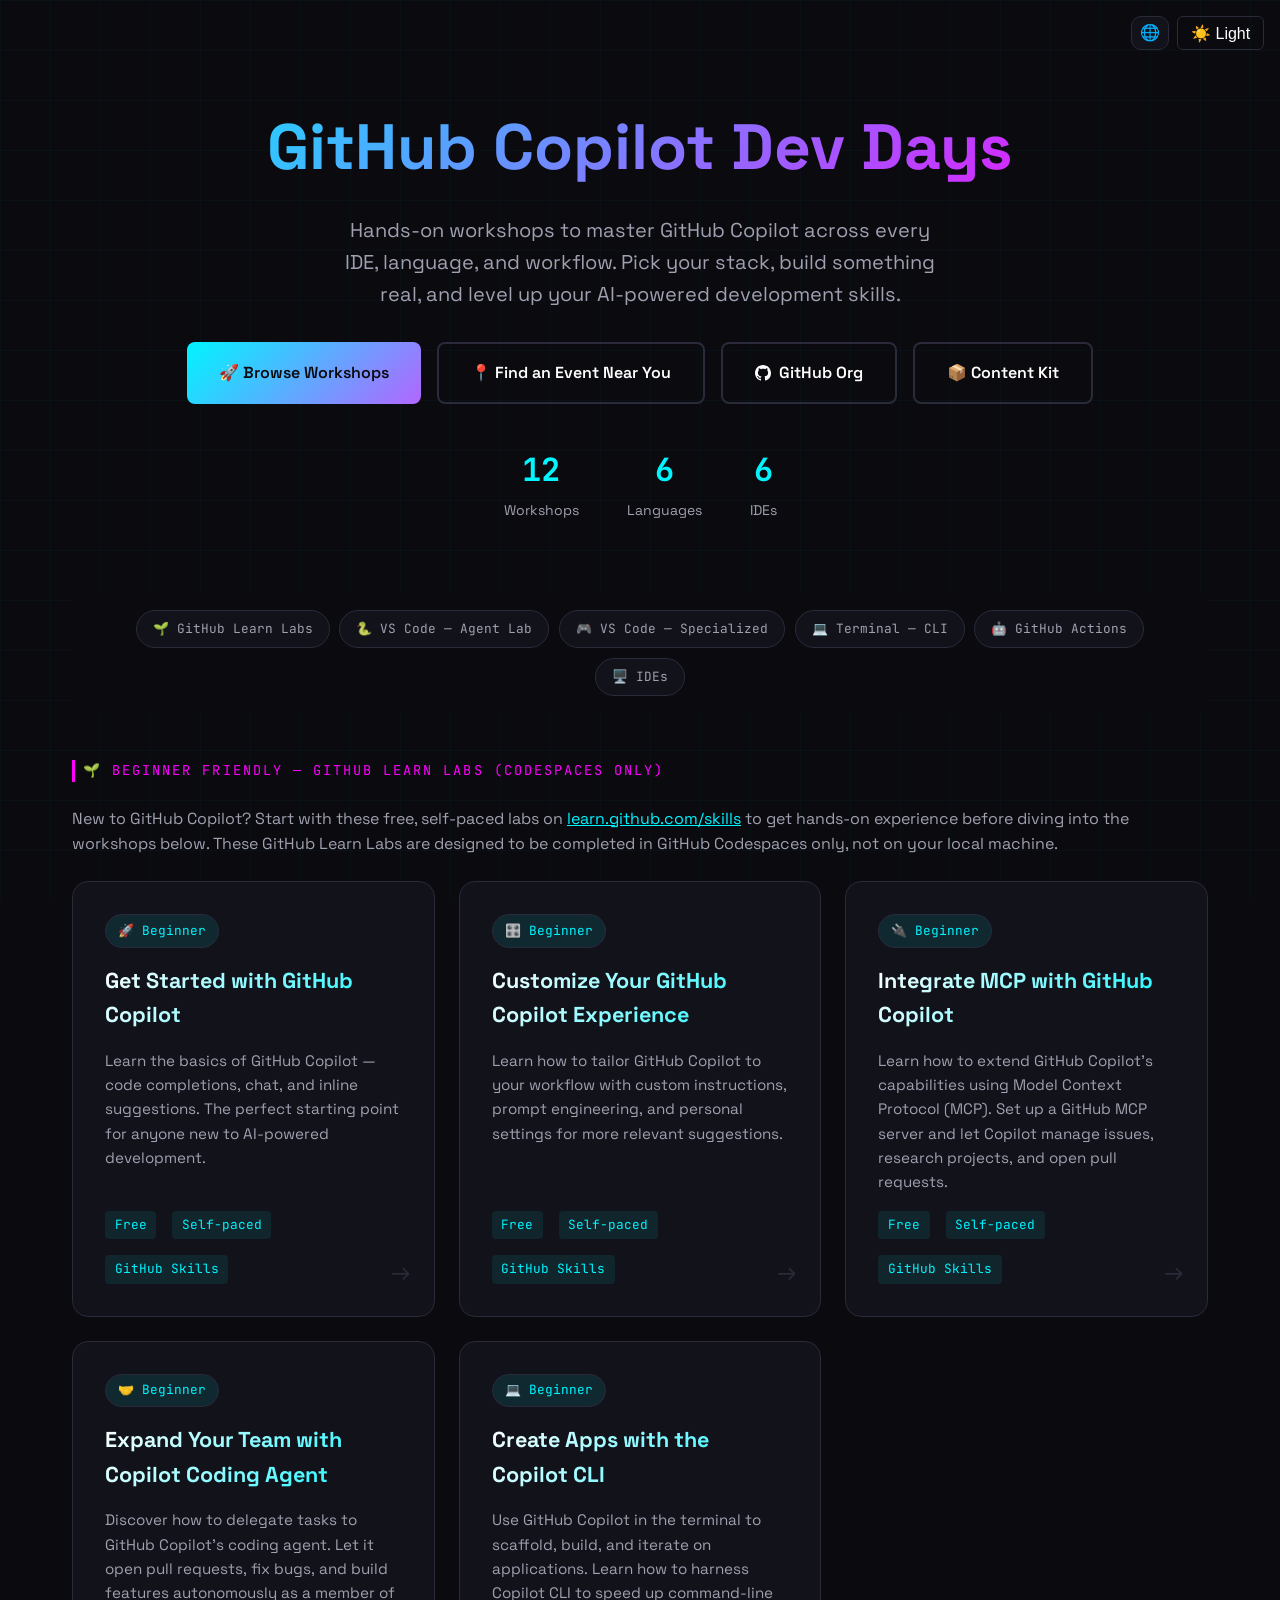
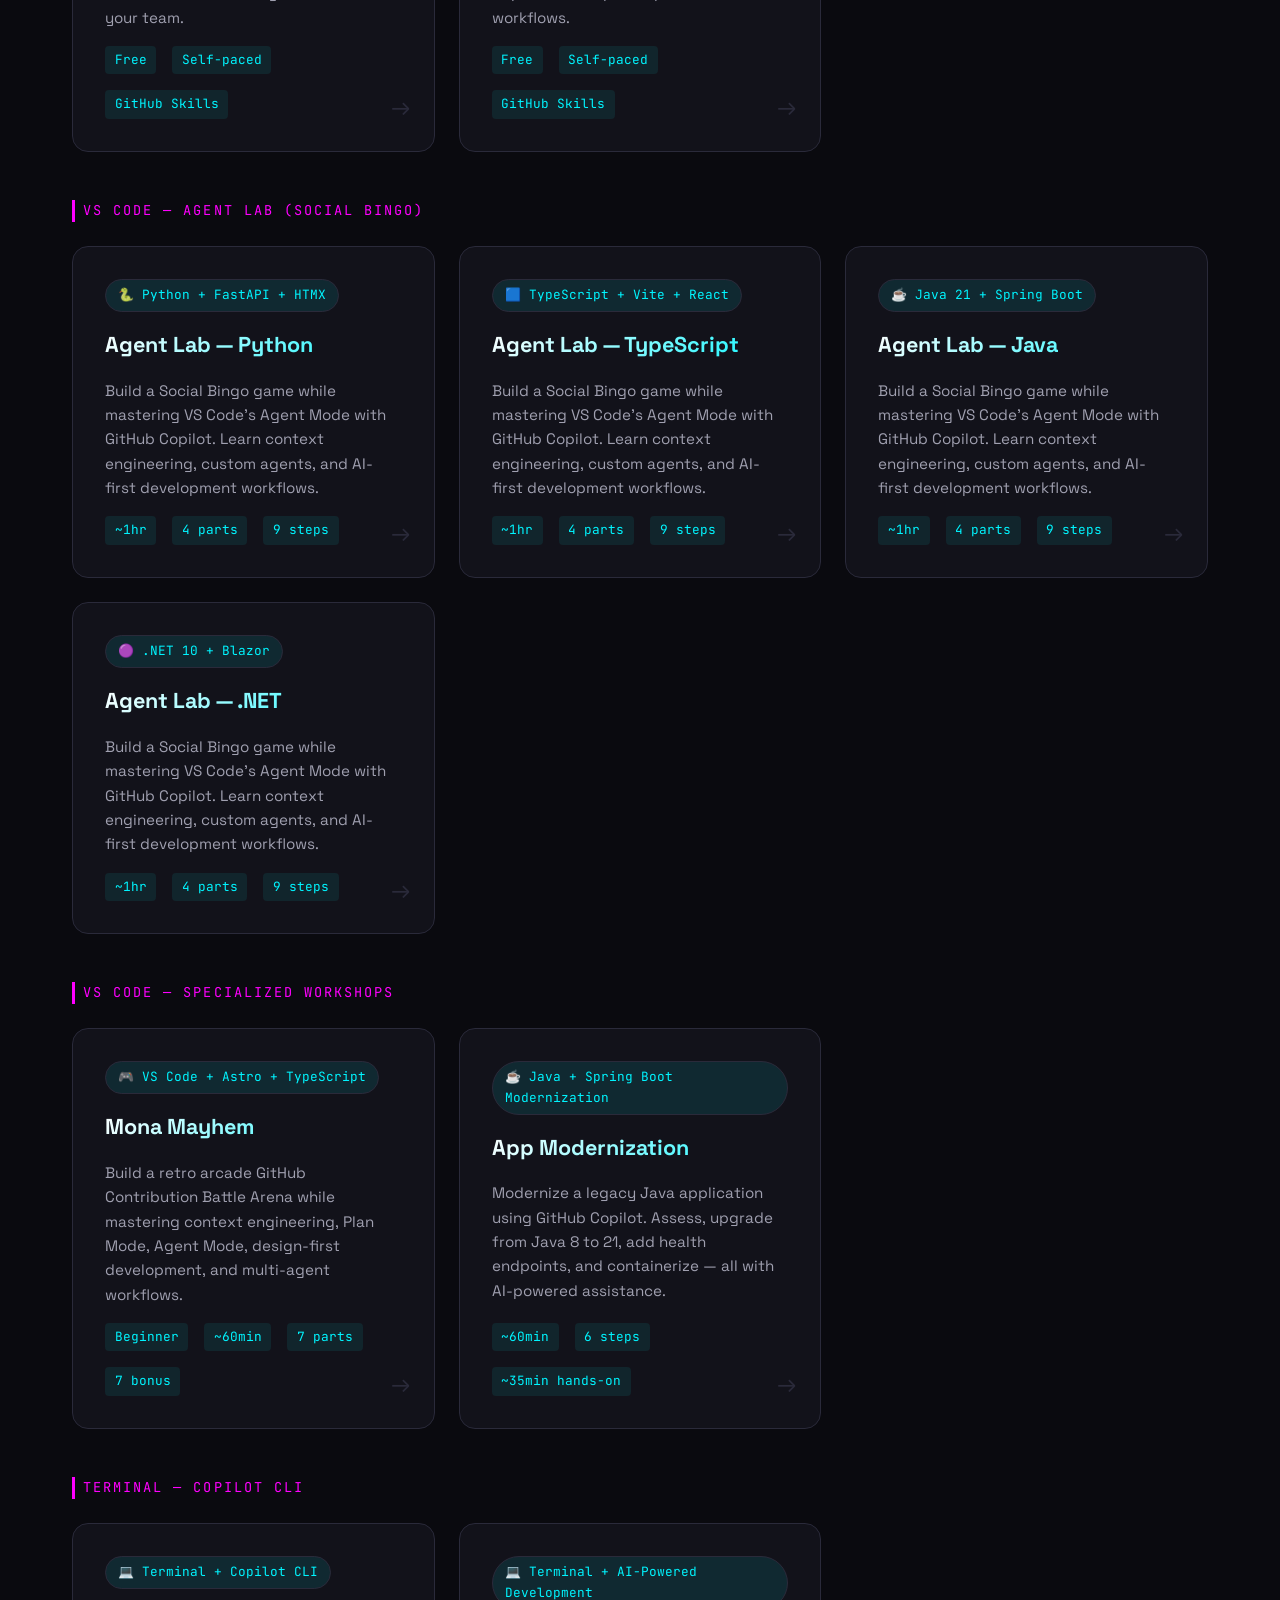
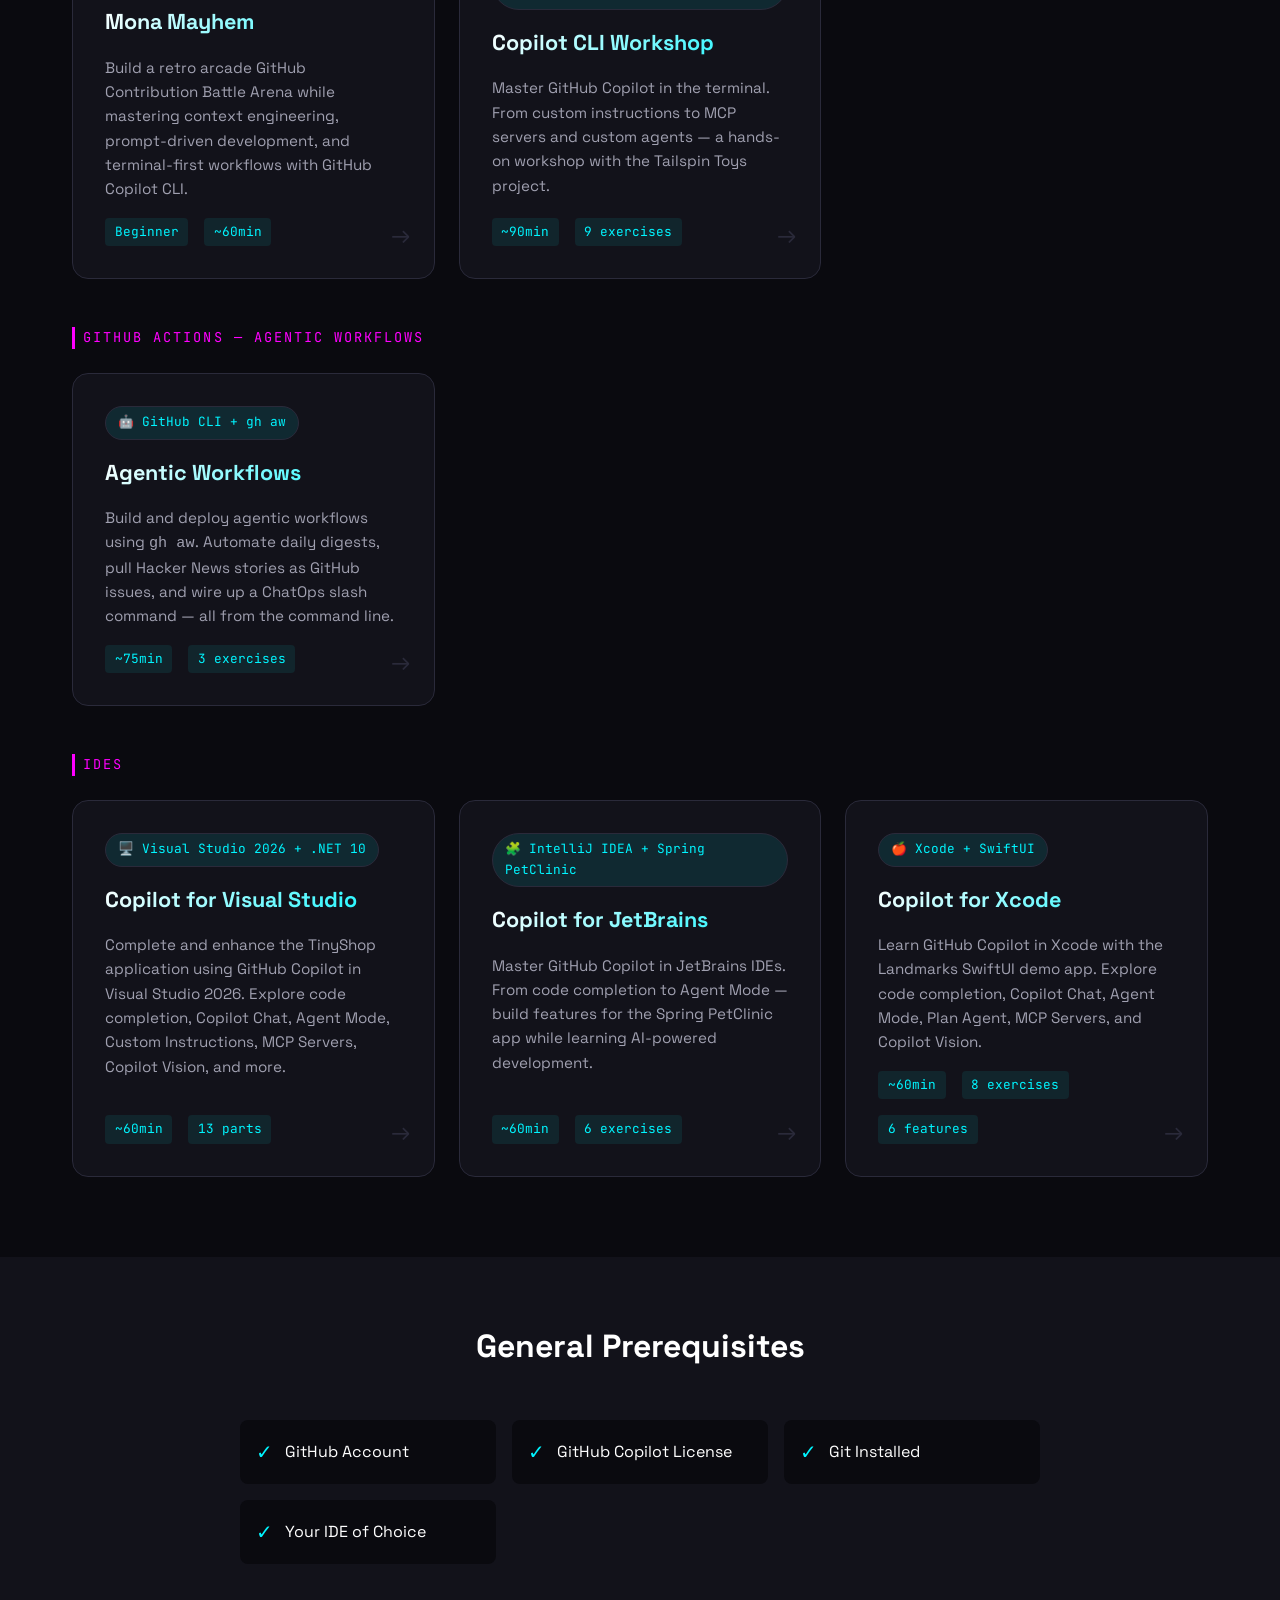
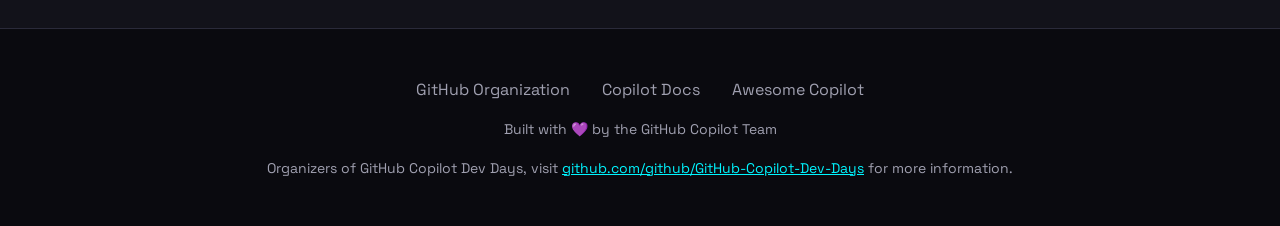
<file: index.html>
<!DOCTYPE html>
<html lang="en">
<head>
    <!-- Google tag (gtag.js) -->
    <script async src="https://www.googletagmanager.com/gtag/js?id=G-LSC44NDPLQ"></script>
    <script>
      window.dataLayer = window.dataLayer || [];
      function gtag(){dataLayer.push(arguments);}
      gtag('js', new Date());
      gtag('config', 'G-LSC44NDPLQ');
    </script>
    <meta charset="UTF-8">
    <meta name="viewport" content="width=device-width, initial-scale=1.0">
    <title>GitHub Copilot Dev Days</title>
    <link rel="preconnect" href="https://fonts.googleapis.com">
    <link href="https://fonts.googleapis.com/css2?family=Space+Grotesk:wght@400;500;600;700&family=JetBrains+Mono:wght@400;600&display=swap" rel="stylesheet">
    <link rel="stylesheet" href="styles.css">
    <link rel="stylesheet" href="light-theme.css">
    <script src="theme-toggle.js"></script>
    <link rel="alternate" hreflang="en" href="https://copilot-dev-days.github.io/">
    <link rel="alternate" hreflang="pt-BR" href="https://copilot-dev-days.github.io/pt_BR/">
    <link rel="alternate" hreflang="es" href="https://copilot-dev-days.github.io/es/">
    <link rel="alternate" hreflang="fr" href="https://copilot-dev-days.github.io/fr/">
    <link rel="alternate" hreflang="x-default" href="https://copilot-dev-days.github.io/">
    <style>
        .workshop-grid { display: grid; grid-template-columns: repeat(auto-fill, minmax(340px, 1fr)); gap: 1.5rem; max-width: 1200px; margin: 0 auto; }
        .workshop-card { background: var(--bg-card); border: 1px solid var(--border-color); border-radius: 16px; padding: 2rem; text-decoration: none; color: inherit; transition: all 0.3s ease; display: flex; flex-direction: column; gap: 1rem; position: relative; overflow: hidden; }
        .workshop-card:hover { border-color: var(--neon-magenta); transform: translateY(-6px); box-shadow: 0 20px 60px rgba(255,0,255,0.15); }
        .workshop-card::before { content: ''; position: absolute; top: 0; left: 0; right: 0; height: 3px; background: linear-gradient(90deg, var(--neon-cyan), var(--neon-magenta)); opacity: 0; transition: opacity 0.3s ease; }
        .workshop-card:hover::before { opacity: 1; }
        .card-badge { display: inline-block; padding: 0.35rem 0.75rem; background: rgba(0,245,255,0.1); border: 1px solid var(--border-color); border-radius: 50px; font-size: 0.8rem; color: var(--neon-cyan); font-family: 'JetBrains Mono', monospace; width: fit-content; }
        .card-title { font-size: 1.35rem; font-weight: 700; background: linear-gradient(135deg, var(--text-primary), var(--neon-cyan)); -webkit-background-clip: text; -webkit-text-fill-color: transparent; background-clip: text; }
        .card-desc { color: var(--text-secondary); font-size: 0.95rem; line-height: 1.6; flex: 1; }
        .card-meta { display: flex; gap: 1rem; flex-wrap: wrap; margin-top: auto; }
        .card-tag { font-family: 'JetBrains Mono', monospace; font-size: 0.8rem; color: var(--neon-cyan); padding: 0.25rem 0.6rem; background: rgba(0,245,255,0.08); border-radius: 4px; }
        .card-arrow { position: absolute; bottom: 1.5rem; right: 1.5rem; font-size: 1.5rem; color: var(--border-color); transition: all 0.3s ease; }
        .workshop-card:hover .card-arrow { color: var(--neon-magenta); transform: translateX(4px); }
        .section-subtitle { text-align: center; color: var(--text-secondary); max-width: 700px; margin: -1.5rem auto 3rem; font-size: 1.1rem; }
        .category-label { font-size: 0.85rem; text-transform: uppercase; letter-spacing: 0.15em; color: var(--neon-magenta); font-family: 'JetBrains Mono', monospace; margin-bottom: 1.5rem; padding-left: 0.5rem; border-left: 3px solid var(--neon-magenta); }
        .category-section { margin-bottom: 3rem; scroll-margin-top: 5rem; }
        .learn-labs-intro { text-align: left; margin: 0 0 1.5rem; color: var(--text-secondary); font-size: 1rem; line-height: 1.6; }
        .category-nav { display: flex; flex-wrap: wrap; justify-content: center; gap: 0.6rem; max-width: 1200px; margin: 0 auto 3rem; padding: 0 2rem; position: sticky; top: 0; z-index: 100; background: var(--bg-dark); padding-top: 1rem; padding-bottom: 1rem; }
        [data-theme="light"] .category-nav { background: var(--bg-dark); }
        .category-pill { display: inline-flex; align-items: center; gap: 0.4rem; padding: 0.5rem 1rem; background: var(--bg-card); border: 1px solid var(--border-color); border-radius: 50px; color: var(--text-secondary); font-family: 'JetBrains Mono', monospace; font-size: 0.8rem; text-decoration: none; transition: all 0.3s ease; cursor: pointer; white-space: nowrap; }
        .category-pill:hover, .category-pill.active { border-color: var(--neon-cyan); color: var(--neon-cyan); background: rgba(0,245,255,0.08); }
        @media (max-width: 768px) { .category-nav { gap: 0.4rem; } .category-pill { font-size: 0.7rem; padding: 0.4rem 0.75rem; } }
        .org-link { display: inline-flex; align-items: center; gap: 0.5rem; color: var(--text-secondary); text-decoration: none; font-size: 0.9rem; transition: color 0.3s ease; }
        .org-link:hover { color: var(--neon-cyan); }
        .org-link svg { width: 20px; height: 20px; fill: currentColor; }
        @media (max-width: 768px) {
            .workshop-grid { grid-template-columns: 1fr; }
        }
    </style>
</head>
<body>
    <div style="position:fixed;top:1rem;right:1rem;z-index:1000;display:flex;gap:0.5rem;align-items:center;">
        <div class="locale-picker" id="localePicker">
            <button type="button" class="locale-toggle" aria-haspopup="listbox" aria-expanded="false" aria-label="Select language">🌐</button>
            <ul role="listbox" aria-label="Language">
                <li role="option" data-locale="en" aria-selected="true" class="active">🇬🇧 English</li>
                <li role="option" data-locale="es" aria-selected="false">🇪🇸 Español</li>
                <li role="option" data-locale="pt-BR" aria-selected="false">🇧🇷 Português (Brasil)</li>
                <li role="option" data-locale="fr" aria-selected="false">🇫🇷 Français</li>
            </ul>
        </div>
        <button class="theme-toggle" onclick="toggleTheme()">☀️ Light</button>
    </div>

    <section class="hero">
        <div class="container">
            <h1>GitHub Copilot Dev Days</h1>
            <p class="hero-subtitle">Hands-on workshops to master GitHub Copilot across every IDE, language, and workflow. Pick your stack, build something real, and level up your AI-powered development skills.</p>
            <div class="hero-cta">
                <a href="#workshops" class="btn btn-primary">🚀 Browse Workshops</a>
                <a href="https://luma.com/githubcopilotdevdays" class="btn btn-secondary" target="_blank">📍 Find an Event Near You</a>
                <a href="https://github.com/copilot-dev-days" class="btn btn-secondary" target="_blank">
                    <svg width="16" height="16" viewBox="0 0 16 16" fill="currentColor"><path d="M8 0C3.58 0 0 3.58 0 8c0 3.54 2.29 6.53 5.47 7.59.4.07.55-.17.55-.38 0-.19-.01-.82-.01-1.49-2.01.37-2.53-.49-2.69-.94-.09-.23-.48-.94-.82-1.13-.28-.15-.68-.52-.01-.53.63-.01 1.08.58 1.23.82.72 1.21 1.87.87 2.33.66.07-.52.28-.87.51-1.07-1.78-.2-3.64-.89-3.64-3.95 0-.87.31-1.59.82-2.15-.08-.2-.36-1.02.08-2.12 0 0 .67-.21 2.2.82.64-.18 1.32-.27 2-.27.68 0 1.36.09 2 .27 1.53-1.04 2.2-.82 2.2-.82.44 1.1.16 1.92.08 2.12.51.56.82 1.27.82 2.15 0 3.07-1.87 3.75-3.65 3.95.29.25.54.73.54 1.48 0 1.07-.01 1.93-.01 2.2 0 .21.15.46.55.38A8.013 8.013 0 0016 8c0-4.42-3.58-8-8-8z"/></svg>
                    GitHub Org
                </a>
                <a href="https://github.com/github/GitHub-Copilot-Dev-Days" class="btn btn-secondary" target="_blank">📦 Content Kit</a>
            </div>
            <div class="stats">
                <div class="stat">
                    <div class="stat-value">12</div>
                    <div class="stat-label">Workshops</div>
                </div>
                <div class="stat">
                    <div class="stat-value">6</div>
                    <div class="stat-label">Languages</div>
                </div>
                <div class="stat">
                    <div class="stat-value">6</div>
                    <div class="stat-label">IDEs</div>
                </div>
            </div>
        </div>
    </section>

    <section class="features" id="workshops">
        <div class="container">
            <nav class="category-nav" aria-label="Workshop categories">
                <a href="#cat-learn-labs" class="category-pill">🌱 GitHub Learn Labs</a>
                <a href="#cat-agent-lab" class="category-pill">🐍 VS Code — Agent Lab</a>
                <a href="#cat-specialized" class="category-pill">🎮 VS Code — Specialized</a>
                <a href="#cat-terminal" class="category-pill">💻 Terminal — CLI</a>
                <a href="#cat-actions" class="category-pill">🤖 GitHub Actions</a>
                <a href="#cat-ides" class="category-pill">🖥️ IDEs</a>
            </nav>

            <div class="category-section" id="cat-learn-labs">
                <div class="category-label">🌱 Beginner Friendly — GitHub Learn Labs (Codespaces only)</div>
                <p class="learn-labs-intro">New to GitHub Copilot? Start with these free, self-paced labs on <a href="https://learn.github.com/skills" target="_blank" style="color:var(--neon-cyan);">learn.github.com/skills</a> to get hands-on experience before diving into the workshops below. These GitHub Learn Labs are designed to be completed in GitHub Codespaces only, not on your local machine.</p>
                <div class="workshop-grid">
                    <a href="https://github.com/skills/getting-started-with-github-copilot" class="workshop-card" target="_blank">
                        <span class="card-badge">🚀 Beginner</span>
                        <div class="card-title">Get Started with GitHub Copilot</div>
                        <p class="card-desc">Learn the basics of GitHub Copilot — code completions, chat, and inline suggestions. The perfect starting point for anyone new to AI-powered development.</p>
                        <div class="card-meta">
                            <span class="card-tag">Free</span>
                            <span class="card-tag">Self-paced</span>
                            <span class="card-tag">GitHub Skills</span>
                        </div>
                        <span class="card-arrow">→</span>
                    </a>
                    <a href="https://github.com/skills/customize-your-github-copilot-experience" class="workshop-card" target="_blank">
                        <span class="card-badge">🎛️ Beginner</span>
                        <div class="card-title">Customize Your GitHub Copilot Experience</div>
                        <p class="card-desc">Learn how to tailor GitHub Copilot to your workflow with custom instructions, prompt engineering, and personal settings for more relevant suggestions.</p>
                        <div class="card-meta">
                            <span class="card-tag">Free</span>
                            <span class="card-tag">Self-paced</span>
                            <span class="card-tag">GitHub Skills</span>
                        </div>
                        <span class="card-arrow">→</span>
                    </a>
                    <a href="https://github.com/skills/integrate-mcp-with-copilot" class="workshop-card" target="_blank">
                        <span class="card-badge">🔌 Beginner</span>
                        <div class="card-title">Integrate MCP with GitHub Copilot</div>
                        <p class="card-desc">Learn how to extend GitHub Copilot's capabilities using Model Context Protocol (MCP). Set up a GitHub MCP server and let Copilot manage issues, research projects, and open pull requests.</p>
                        <div class="card-meta">
                            <span class="card-tag">Free</span>
                            <span class="card-tag">Self-paced</span>
                            <span class="card-tag">GitHub Skills</span>
                        </div>
                        <span class="card-arrow">→</span>
                    </a>
                    <a href="https://github.com/skills/expand-your-team-with-copilot" class="workshop-card" target="_blank">
                        <span class="card-badge">🤝 Beginner</span>
                        <div class="card-title">Expand Your Team with Copilot Coding Agent</div>
                        <p class="card-desc">Discover how to delegate tasks to GitHub Copilot's coding agent. Let it open pull requests, fix bugs, and build features autonomously as a member of your team.</p>
                        <div class="card-meta">
                            <span class="card-tag">Free</span>
                            <span class="card-tag">Self-paced</span>
                            <span class="card-tag">GitHub Skills</span>
                        </div>
                        <span class="card-arrow">→</span>
                    </a>
                    <a href="https://github.com/skills/create-applications-with-the-copilot-cli" class="workshop-card" target="_blank">
                        <span class="card-badge">💻 Beginner</span>
                        <div class="card-title">Create Apps with the Copilot CLI</div>
                        <p class="card-desc">Use GitHub Copilot in the terminal to scaffold, build, and iterate on applications. Learn how to harness Copilot CLI to speed up command-line workflows.</p>
                        <div class="card-meta">
                            <span class="card-tag">Free</span>
                            <span class="card-tag">Self-paced</span>
                            <span class="card-tag">GitHub Skills</span>
                        </div>
                        <span class="card-arrow">→</span>
                    </a>
                </div>
            </div>

            <div class="category-section" id="cat-agent-lab">
                <div class="category-label">VS Code — Agent Lab (Social Bingo)</div>
                <div class="workshop-grid">
                    <a href="https://copilot-dev-days.github.io/agent-lab-python/" class="workshop-card">
                        <span class="card-badge">🐍 Python + FastAPI + HTMX</span>
                        <div class="card-title">Agent Lab — Python</div>
                        <p class="card-desc">Build a Social Bingo game while mastering VS Code's Agent Mode with GitHub Copilot. Learn context engineering, custom agents, and AI-first development workflows.</p>
                        <div class="card-meta">
                            <span class="card-tag">~1hr</span>
                            <span class="card-tag">4 parts</span>
                            <span class="card-tag">9 steps</span>
                        </div>
                        <span class="card-arrow">→</span>
                    </a>
                    <a href="https://copilot-dev-days.github.io/agent-lab-typescript/" class="workshop-card">
                        <span class="card-badge">🟦 TypeScript + Vite + React</span>
                        <div class="card-title">Agent Lab — TypeScript</div>
                        <p class="card-desc">Build a Social Bingo game while mastering VS Code's Agent Mode with GitHub Copilot. Learn context engineering, custom agents, and AI-first development workflows.</p>
                        <div class="card-meta">
                            <span class="card-tag">~1hr</span>
                            <span class="card-tag">4 parts</span>
                            <span class="card-tag">9 steps</span>
                        </div>
                        <span class="card-arrow">→</span>
                    </a>
                    <a href="https://copilot-dev-days.github.io/agent-lab-java/" class="workshop-card">
                        <span class="card-badge">☕ Java 21 + Spring Boot</span>
                        <div class="card-title">Agent Lab — Java</div>
                        <p class="card-desc">Build a Social Bingo game while mastering VS Code's Agent Mode with GitHub Copilot. Learn context engineering, custom agents, and AI-first development workflows.</p>
                        <div class="card-meta">
                            <span class="card-tag">~1hr</span>
                            <span class="card-tag">4 parts</span>
                            <span class="card-tag">9 steps</span>
                        </div>
                        <span class="card-arrow">→</span>
                    </a>
                    <a href="https://copilot-dev-days.github.io/agent-lab-dotnet/" class="workshop-card">
                        <span class="card-badge">🟣 .NET 10 + Blazor</span>
                        <div class="card-title">Agent Lab — .NET</div>
                        <p class="card-desc">Build a Social Bingo game while mastering VS Code's Agent Mode with GitHub Copilot. Learn context engineering, custom agents, and AI-first development workflows.</p>
                        <div class="card-meta">
                            <span class="card-tag">~1hr</span>
                            <span class="card-tag">4 parts</span>
                            <span class="card-tag">9 steps</span>
                        </div>
                        <span class="card-arrow">→</span>
                    </a>
                </div>
            </div>

            <div class="category-section" id="cat-specialized">
                <div class="category-label">VS Code — Specialized Workshops</div>
                <div class="workshop-grid">
                    <a href="https://copilot-dev-days.github.io/mona-mayhem/?track=vscode" class="workshop-card">
                        <span class="card-badge">🎮 VS Code + Astro + TypeScript</span>
                        <div class="card-title">Mona Mayhem</div>
                        <p class="card-desc">Build a retro arcade GitHub Contribution Battle Arena while mastering context engineering, Plan Mode, Agent Mode, design-first development, and multi-agent workflows.</p>
                        <div class="card-meta">
                            <span class="card-tag">Beginner</span>
                            <span class="card-tag">~60min</span>
                            <span class="card-tag">7 parts</span>
                            <span class="card-tag">7 bonus</span>
                        </div>
                        <span class="card-arrow">→</span>
                    </a>
                    <a href="https://copilot-dev-days.github.io/appmod-workshop-java/" class="workshop-card">
                        <span class="card-badge">☕ Java + Spring Boot Modernization</span>
                        <div class="card-title">App Modernization</div>
                        <p class="card-desc">Modernize a legacy Java application using GitHub Copilot. Assess, upgrade from Java 8 to 21, add health endpoints, and containerize — all with AI-powered assistance.</p>
                        <div class="card-meta">
                            <span class="card-tag">~60min</span>
                            <span class="card-tag">6 steps</span>
                            <span class="card-tag">~35min hands-on</span>
                        </div>
                        <span class="card-arrow">→</span>
                    </a>
                </div>
            </div>

            <div class="category-section" id="cat-terminal">
                <div class="category-label">Terminal — Copilot CLI</div>
                <div class="workshop-grid">
                    <a href="https://copilot-dev-days.github.io/mona-mayhem/?track=cli" class="workshop-card">
                        <span class="card-badge">💻 Terminal + Copilot CLI</span>
                        <div class="card-title">Mona Mayhem</div>
                        <p class="card-desc">Build a retro arcade GitHub Contribution Battle Arena while mastering context engineering, prompt-driven development, and terminal-first workflows with GitHub Copilot CLI.</p>
                        <div class="card-meta">
                            <span class="card-tag">Beginner</span>
                            <span class="card-tag">~60min</span>
                        </div>
                        <span class="card-arrow">→</span>
                    </a>
                    <a href="https://copilot-dev-days.github.io/tailspin-toys-workshop/" class="workshop-card">
                        <span class="card-badge">💻 Terminal + AI-Powered Development</span>
                        <div class="card-title">Copilot CLI Workshop</div>
                        <p class="card-desc">Master GitHub Copilot in the terminal. From custom instructions to MCP servers and custom agents — a hands-on workshop with the Tailspin Toys project.</p>
                        <div class="card-meta">
                            <span class="card-tag">~90min</span>
                            <span class="card-tag">9 exercises</span>
                        </div>
                        <span class="card-arrow">→</span>
                    </a>
                </div>
            </div>

            <div class="category-section" id="cat-actions">
                <div class="category-label">GitHub Actions — Agentic Workflows</div>
                <div class="workshop-grid">
                    <a href="https://copilot-dev-days.github.io/agentic-workflows-workshop/" class="workshop-card">
                        <span class="card-badge">🤖 GitHub CLI + gh aw</span>
                        <div class="card-title">Agentic Workflows</div>
                        <p class="card-desc">Build and deploy agentic workflows using <code>gh aw</code>. Automate daily digests, pull Hacker News stories as GitHub issues, and wire up a ChatOps slash command — all from the command line.</p>
                        <div class="card-meta">
                            <span class="card-tag">~75min</span>
                            <span class="card-tag">3 exercises</span>
                        </div>
                        <span class="card-arrow">→</span>
                    </a>
                </div>
            </div>

            <div class="category-section" id="cat-ides">
                <div class="category-label">IDEs</div>
                <div class="workshop-grid">
                    <a href="https://dotnet-presentations.github.io/visual-studio-github-copilot-lab/" class="workshop-card">
                        <span class="card-badge">🖥️ Visual Studio 2026 + .NET 10</span>
                        <div class="card-title">Copilot for Visual Studio</div>
                        <p class="card-desc">Complete and enhance the TinyShop application using GitHub Copilot in Visual Studio 2026. Explore code completion, Copilot Chat, Agent Mode, Custom Instructions, MCP Servers, Copilot Vision, and more.</p>
                        <div class="card-meta">
                            <span class="card-tag">~60min</span>
                            <span class="card-tag">13 parts</span>
                        </div>
                        <span class="card-arrow">→</span>
                    </a>
                    <a href="https://copilot-dev-days.github.io/jetbrains-workshop/" class="workshop-card">
                        <span class="card-badge">🧩 IntelliJ IDEA + Spring PetClinic</span>
                        <div class="card-title">Copilot for JetBrains</div>
                        <p class="card-desc">Master GitHub Copilot in JetBrains IDEs. From code completion to Agent Mode — build features for the Spring PetClinic app while learning AI-powered development.</p>
                        <div class="card-meta">
                            <span class="card-tag">~60min</span>
                            <span class="card-tag">6 exercises</span>
                        </div>
                        <span class="card-arrow">→</span>
                    </a>
                    <a href="https://copilot-dev-days.github.io/xcode-workshop/" class="workshop-card">
                        <span class="card-badge">🍎 Xcode + SwiftUI</span>
                        <div class="card-title">Copilot for Xcode</div>
                        <p class="card-desc">Learn GitHub Copilot in Xcode with the Landmarks SwiftUI demo app. Explore code completion, Copilot Chat, Agent Mode, Plan Agent, MCP Servers, and Copilot Vision.</p>
                        <div class="card-meta">
                            <span class="card-tag">~60min</span>
                            <span class="card-tag">8 exercises</span>
                            <span class="card-tag">6 features</span>
                        </div>
                        <span class="card-arrow">→</span>
                    </a>
                </div>
            </div>
        </div>
    </section>

    <section class="prereqs">
        <div class="container">
            <h2 class="section-title">General Prerequisites</h2>
            <div class="prereqs-grid">
                <div class="prereq-item">
                    <span class="prereq-check">✓</span>
                    <span>GitHub Account</span>
                </div>
                <div class="prereq-item">
                    <span class="prereq-check">✓</span>
                    <span>GitHub Copilot License</span>
                </div>
                <div class="prereq-item">
                    <span class="prereq-check">✓</span>
                    <span>Git Installed</span>
                </div>
                <div class="prereq-item">
                    <span class="prereq-check">✓</span>
                    <span>Your IDE of Choice</span>
                </div>
            </div>
        </div>
    </section>

    <footer>
        <div class="container">
            <div class="footer-links">
                <a href="https://github.com/copilot-dev-days" target="_blank">GitHub Organization</a>
                <a href="https://docs.github.com/en/copilot" target="_blank">Copilot Docs</a>
                <a href="https://github.com/github/awesome-copilot" target="_blank">Awesome Copilot</a>
            </div>
            <p class="footer-credit">Built with 💜 by the GitHub Copilot Team</p>
            <p class="footer-credit" style="margin-top: 1rem;">Organizers of GitHub Copilot Dev Days, visit <a href="https://github.com/github/GitHub-Copilot-Dev-Days/" target="_blank" style="color: var(--neon-cyan);">github.com/github/GitHub-Copilot-Dev-Days</a> for more information.</p>
        </div>
    </footer>
    <script>
        document.querySelectorAll('.category-pill').forEach(pill => {
            pill.addEventListener('click', e => {
                e.preventDefault();
                const target = document.querySelector(pill.getAttribute('href'));
                if (target) {
                    target.scrollIntoView({ behavior: 'smooth' });
                }
            });
        });
        const pills = document.querySelectorAll('.category-pill');
        const sections = document.querySelectorAll('.category-section[id]');
        window.addEventListener('scroll', () => {
            let current = '';
            sections.forEach(s => {
                if (window.scrollY >= s.offsetTop - 120) {
                    current = s.id;
                }
            });
            pills.forEach(p => p.classList.toggle('active', p.getAttribute('href') === '#' + current));
        });
    </script>
    <script>
(function () {
  var match = location.pathname.match(/^\/(pt_BR|es|fr)\//);
  var locale = match ? match[1] : 'en';
  var picker = document.getElementById('localePicker');
  if (!picker) {
    return;
  }
  var toggleBtn = picker.querySelector('.locale-toggle');
  var list = picker.querySelector('ul');
  list.querySelectorAll('li').forEach(function(li) {
    var liLocale = li.dataset.locale === 'pt-BR' ? 'pt_BR' : li.dataset.locale;
    if (liLocale === locale) {
      li.classList.add('active');
      li.setAttribute('aria-selected','true');
    } else {
      li.classList.remove('active');
      li.setAttribute('aria-selected','false');
    }
  });
  function open() {
    list.style.display = 'block';
    toggleBtn.setAttribute('aria-expanded','true');
  }
  function close() {
    list.style.display = 'none';
    toggleBtn.setAttribute('aria-expanded','false');
  }
  toggleBtn.addEventListener('click', function(e) {
    e.stopPropagation();
    if (list.style.display === 'block') {
      close();
    } else {
      open();
    }
  });
  document.addEventListener('click', close);
  document.addEventListener('keydown', function(e) {
    if (e.key === 'Escape') {
      close();
    }
  });
  list.querySelectorAll('li').forEach(function(li) {
    li.addEventListener('click', function(e) {
      e.stopPropagation();
      var target = li.dataset.locale === 'pt-BR' ? 'pt_BR' : li.dataset.locale;
      if (target === locale) {
        close();
        return;
      }
      var path = location.pathname;
      if (locale !== 'en') {
        path = path.replace(/^\/(pt_BR|es|fr)/, '');
      }
      if (target !== 'en') {
        path = '/' + target + path;
      }
      localStorage.setItem('preferred-locale', target);
      window.location.href = path;
    });
  });
})();
</script>
</body>
</html>
</file>
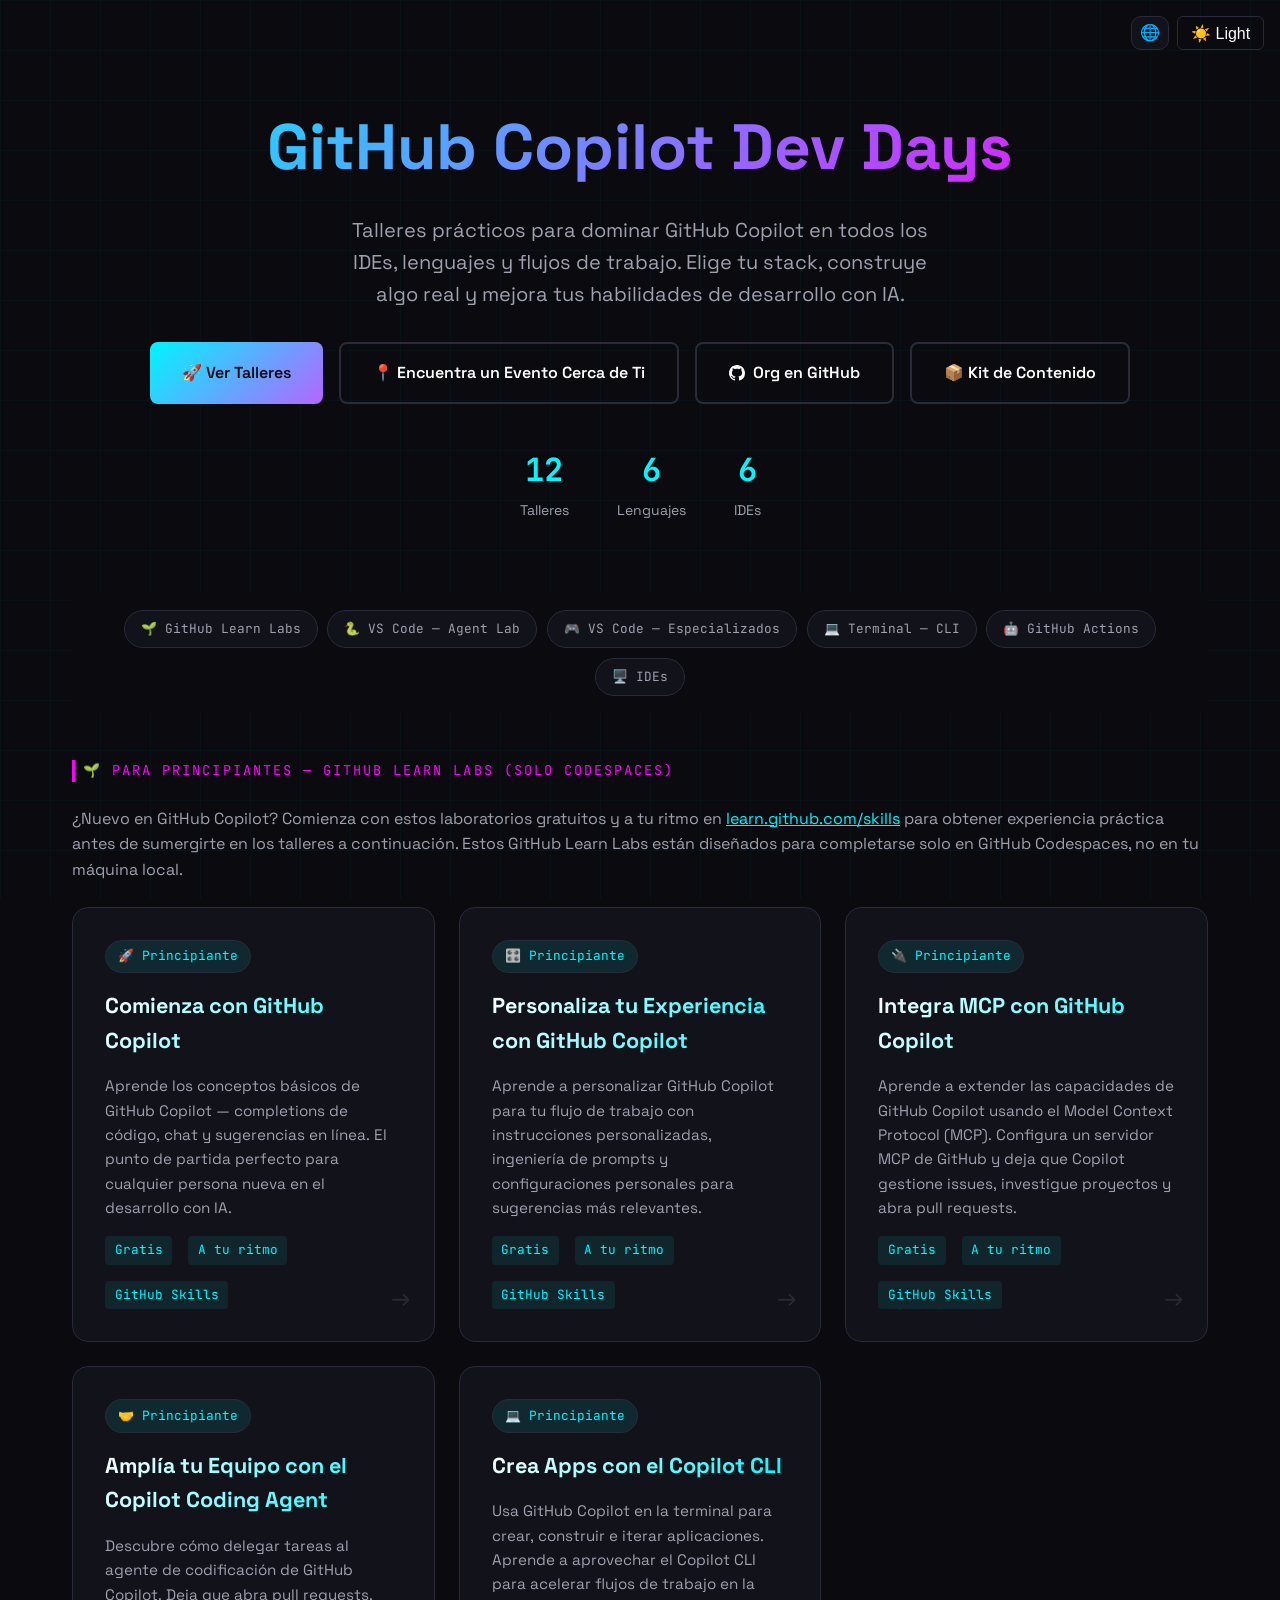
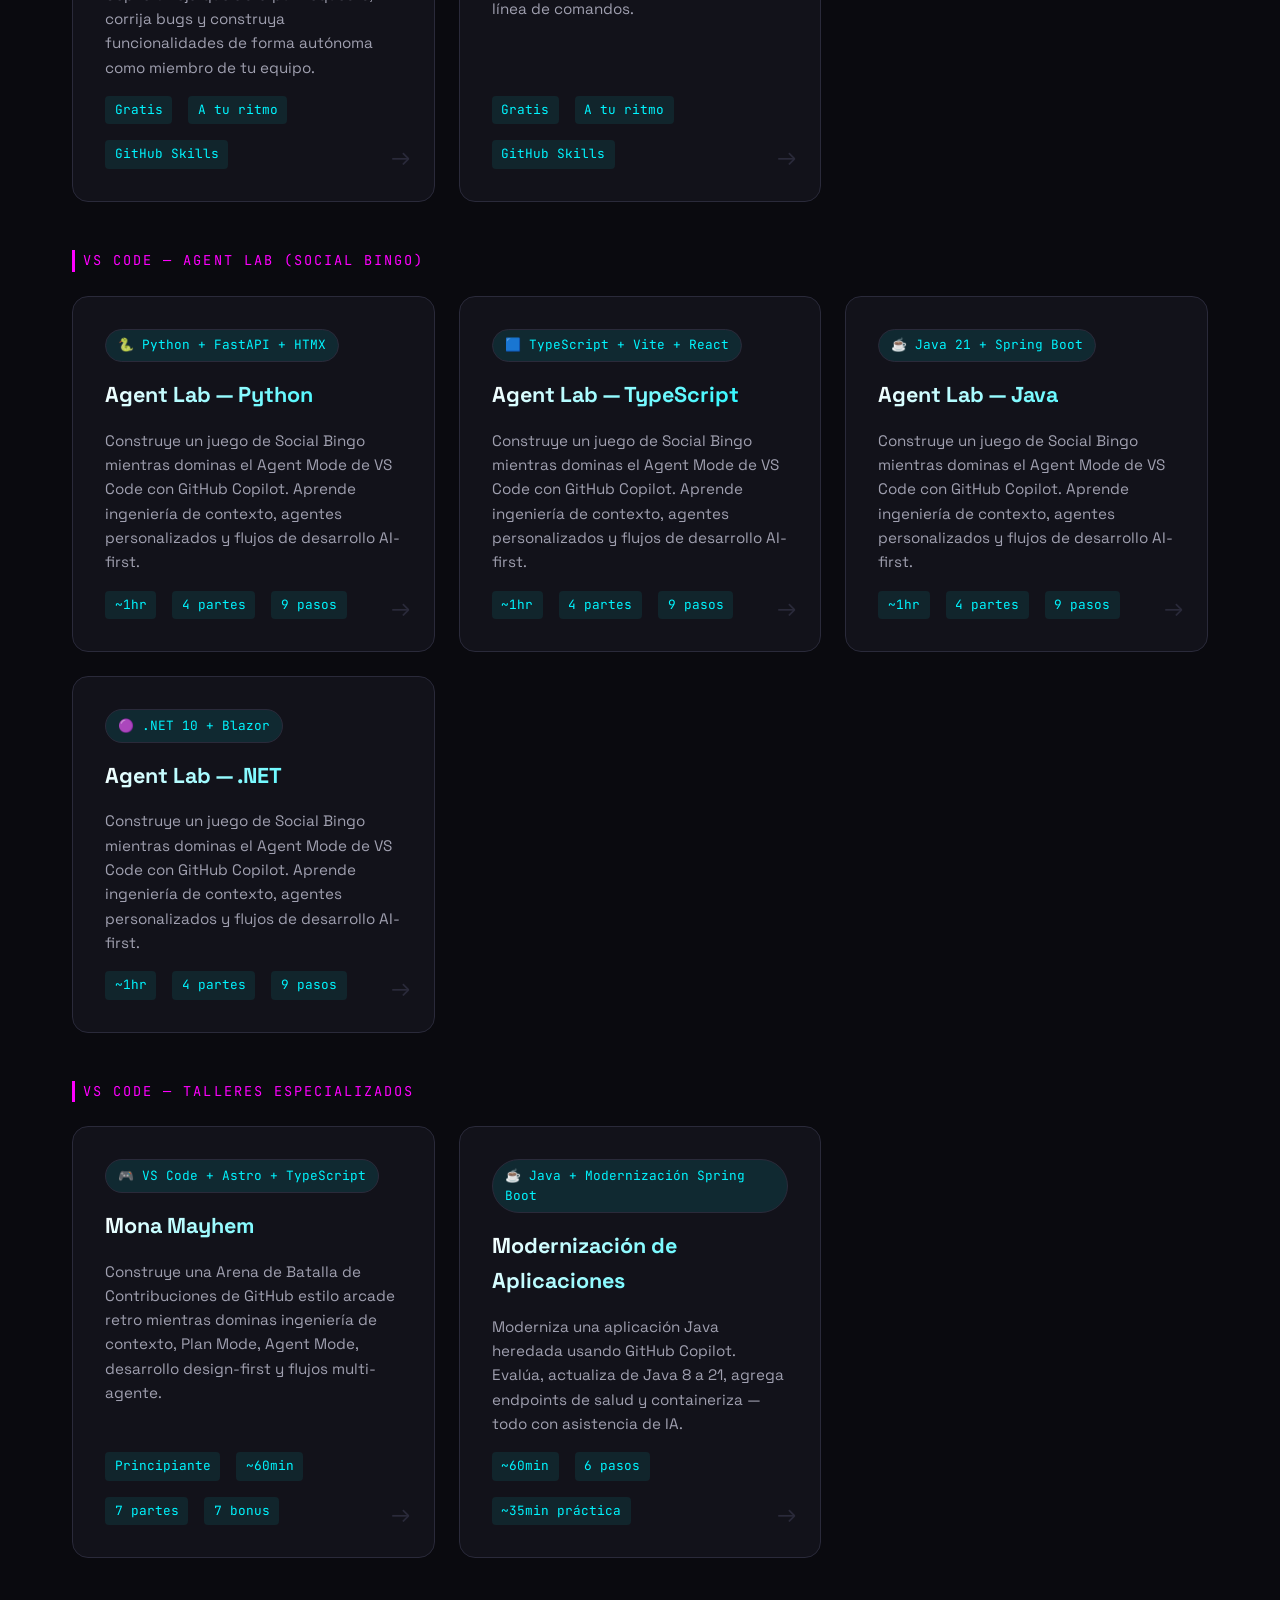
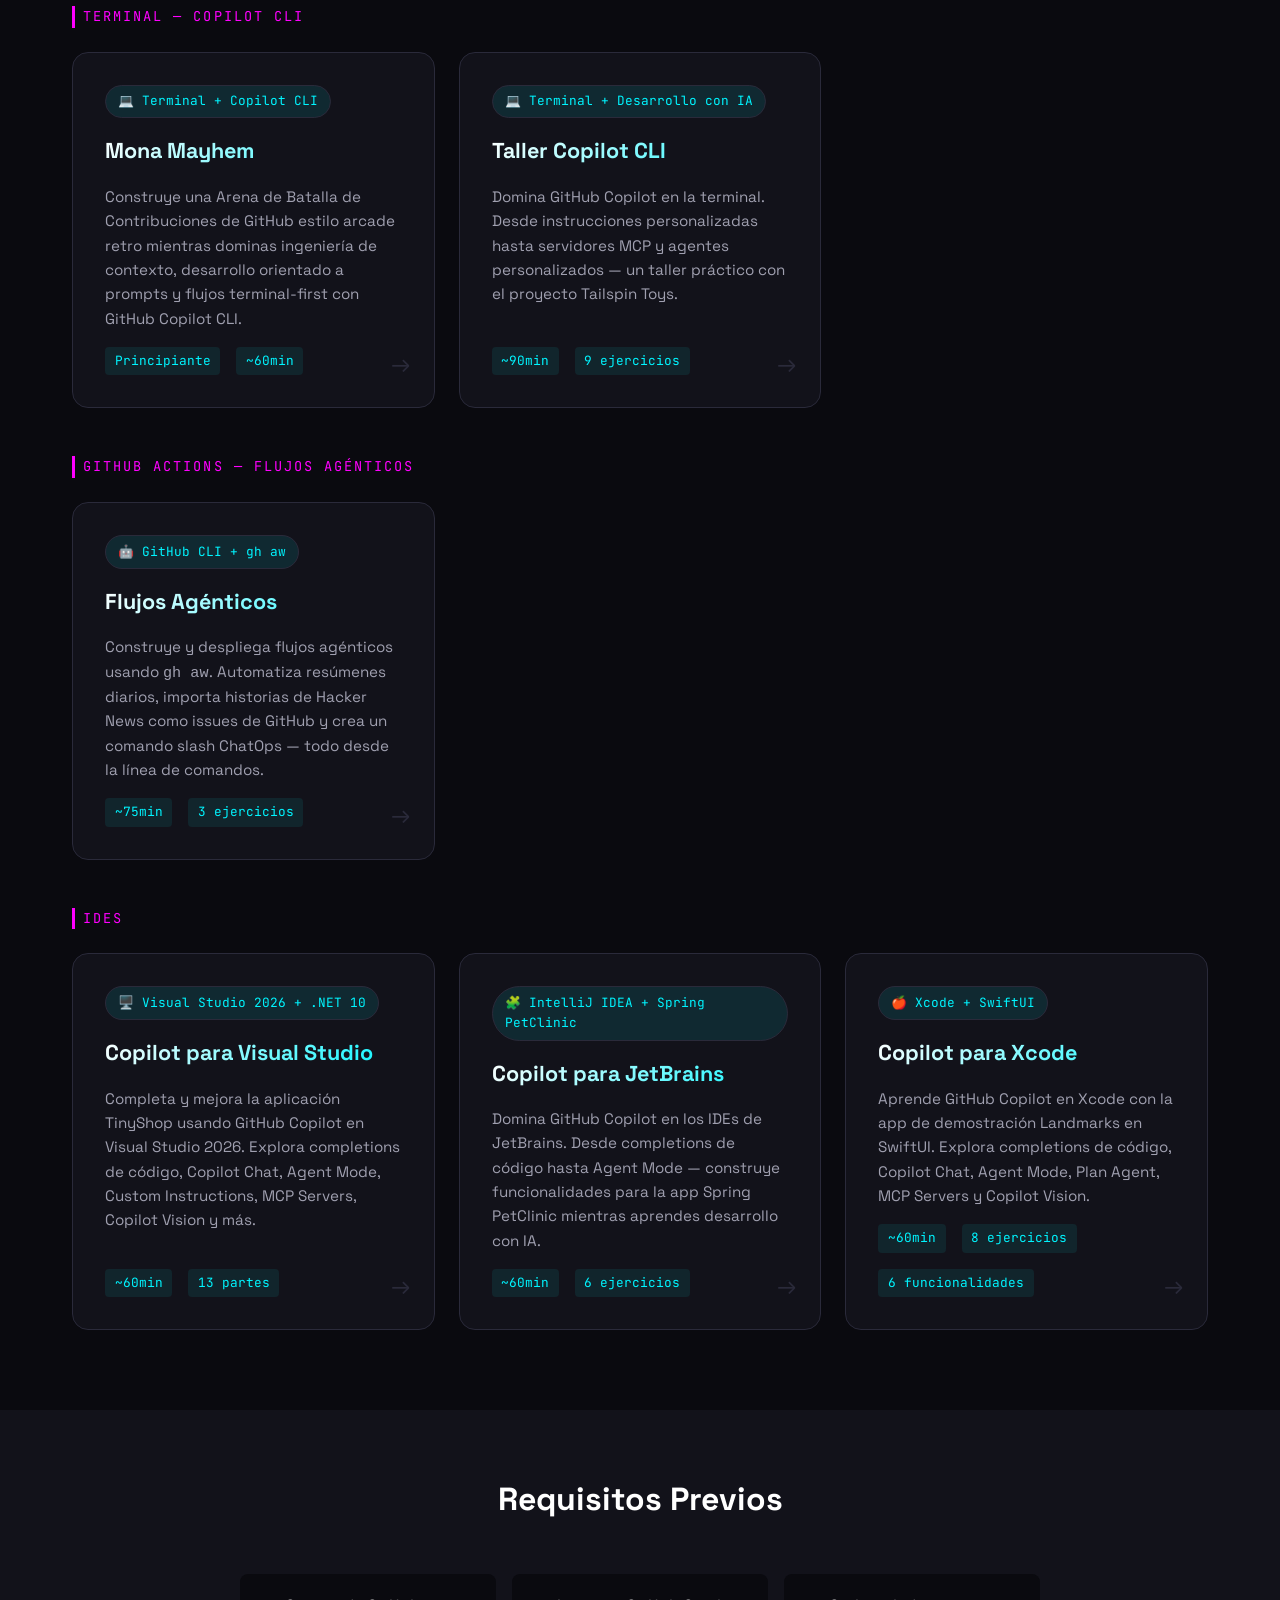
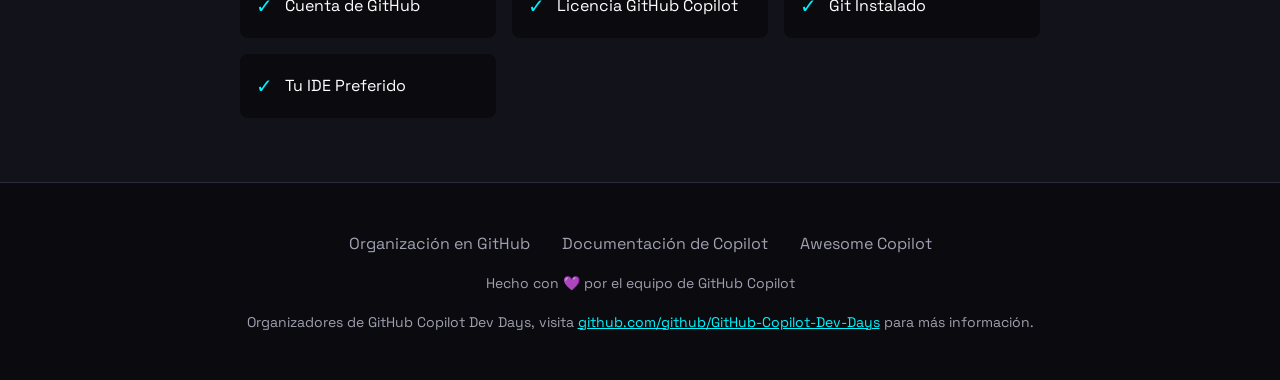
<file: es/index.html>
<!DOCTYPE html>
<html lang="es">
<head>
    <!-- Google tag (gtag.js) -->
    <script async src="https://www.googletagmanager.com/gtag/js?id=G-LSC44NDPLQ"></script>
    <script>
      window.dataLayer = window.dataLayer || [];
      function gtag(){dataLayer.push(arguments);}
      gtag('js', new Date());
      gtag('config', 'G-LSC44NDPLQ');
    </script>
    <meta charset="UTF-8">
    <meta name="viewport" content="width=device-width, initial-scale=1.0">
    <title>GitHub Copilot Dev Days</title>
    <link rel="preconnect" href="https://fonts.googleapis.com">
    <link href="https://fonts.googleapis.com/css2?family=Space+Grotesk:wght@400;500;600;700&family=JetBrains+Mono:wght@400;600&display=swap" rel="stylesheet">
    <link rel="stylesheet" href="../styles.css">
    <link rel="stylesheet" href="../light-theme.css">
    <script src="../theme-toggle.js"></script>
    <link rel="alternate" hreflang="en" href="https://copilot-dev-days.github.io/">
    <link rel="alternate" hreflang="pt-BR" href="https://copilot-dev-days.github.io/pt_BR/">
    <link rel="alternate" hreflang="es" href="https://copilot-dev-days.github.io/es/">
    <link rel="alternate" hreflang="fr" href="https://copilot-dev-days.github.io/fr/">
    <link rel="alternate" hreflang="x-default" href="https://copilot-dev-days.github.io/">
    <style>
        .workshop-grid { display: grid; grid-template-columns: repeat(auto-fill, minmax(340px, 1fr)); gap: 1.5rem; max-width: 1200px; margin: 0 auto; }
        .workshop-card { background: var(--bg-card); border: 1px solid var(--border-color); border-radius: 16px; padding: 2rem; text-decoration: none; color: inherit; transition: all 0.3s ease; display: flex; flex-direction: column; gap: 1rem; position: relative; overflow: hidden; }
        .workshop-card:hover { border-color: var(--neon-magenta); transform: translateY(-6px); box-shadow: 0 20px 60px rgba(255,0,255,0.15); }
        .workshop-card::before { content: ''; position: absolute; top: 0; left: 0; right: 0; height: 3px; background: linear-gradient(90deg, var(--neon-cyan), var(--neon-magenta)); opacity: 0; transition: opacity 0.3s ease; }
        .workshop-card:hover::before { opacity: 1; }
        .card-badge { display: inline-block; padding: 0.35rem 0.75rem; background: rgba(0,245,255,0.1); border: 1px solid var(--border-color); border-radius: 50px; font-size: 0.8rem; color: var(--neon-cyan); font-family: 'JetBrains Mono', monospace; width: fit-content; }
        .card-title { font-size: 1.35rem; font-weight: 700; background: linear-gradient(135deg, var(--text-primary), var(--neon-cyan)); -webkit-background-clip: text; -webkit-text-fill-color: transparent; background-clip: text; }
        .card-desc { color: var(--text-secondary); font-size: 0.95rem; line-height: 1.6; flex: 1; }
        .card-meta { display: flex; gap: 1rem; flex-wrap: wrap; margin-top: auto; }
        .card-tag { font-family: 'JetBrains Mono', monospace; font-size: 0.8rem; color: var(--neon-cyan); padding: 0.25rem 0.6rem; background: rgba(0,245,255,0.08); border-radius: 4px; }
        .card-arrow { position: absolute; bottom: 1.5rem; right: 1.5rem; font-size: 1.5rem; color: var(--border-color); transition: all 0.3s ease; }
        .workshop-card:hover .card-arrow { color: var(--neon-magenta); transform: translateX(4px); }
        .section-subtitle { text-align: center; color: var(--text-secondary); max-width: 700px; margin: -1.5rem auto 3rem; font-size: 1.1rem; }
        .category-label { font-size: 0.85rem; text-transform: uppercase; letter-spacing: 0.15em; color: var(--neon-magenta); font-family: 'JetBrains Mono', monospace; margin-bottom: 1.5rem; padding-left: 0.5rem; border-left: 3px solid var(--neon-magenta); }
        .category-section { margin-bottom: 3rem; scroll-margin-top: 5rem; }
        .learn-labs-intro { text-align: left; margin: 0 0 1.5rem; color: var(--text-secondary); font-size: 1rem; line-height: 1.6; }
        .category-nav { display: flex; flex-wrap: wrap; justify-content: center; gap: 0.6rem; max-width: 1200px; margin: 0 auto 3rem; padding: 0 2rem; position: sticky; top: 0; z-index: 100; background: var(--bg-dark); padding-top: 1rem; padding-bottom: 1rem; }
        [data-theme="light"] .category-nav { background: var(--bg-dark); }
        .category-pill { display: inline-flex; align-items: center; gap: 0.4rem; padding: 0.5rem 1rem; background: var(--bg-card); border: 1px solid var(--border-color); border-radius: 50px; color: var(--text-secondary); font-family: 'JetBrains Mono', monospace; font-size: 0.8rem; text-decoration: none; transition: all 0.3s ease; cursor: pointer; white-space: nowrap; }
        .category-pill:hover, .category-pill.active { border-color: var(--neon-cyan); color: var(--neon-cyan); background: rgba(0,245,255,0.08); }
        @media (max-width: 768px) { .category-nav { gap: 0.4rem; } .category-pill { font-size: 0.7rem; padding: 0.4rem 0.75rem; } }
        .org-link { display: inline-flex; align-items: center; gap: 0.5rem; color: var(--text-secondary); text-decoration: none; font-size: 0.9rem; transition: color 0.3s ease; }
        .org-link:hover { color: var(--neon-cyan); }
        .org-link svg { width: 20px; height: 20px; fill: currentColor; }
        @media (max-width: 768px) {
            .workshop-grid { grid-template-columns: 1fr; }
        }
    </style>
</head>
<body>
    <div style="position:fixed;top:1rem;right:1rem;z-index:1000;display:flex;gap:0.5rem;align-items:center;">
        <div class="locale-picker" id="localePicker">
            <button type="button" class="locale-toggle" aria-haspopup="listbox" aria-expanded="false" aria-label="Seleccionar idioma">🌐</button>
            <ul role="listbox" aria-label="Idioma">
                <li role="option" data-locale="en" aria-selected="false">🇬🇧 English</li>
                <li role="option" data-locale="es" aria-selected="true" class="active">🇪🇸 Español</li>
                <li role="option" data-locale="pt-BR" aria-selected="false">🇧🇷 Português (Brasil)</li>
                <li role="option" data-locale="fr" aria-selected="false">🇫🇷 Français</li>
            </ul>
        </div>
        <button class="theme-toggle" onclick="toggleTheme()">☀️ Light</button>
    </div>

    <section class="hero">
        <div class="container">
            <h1>GitHub Copilot Dev Days</h1>
            <p class="hero-subtitle">Talleres prácticos para dominar GitHub Copilot en todos los IDEs, lenguajes y flujos de trabajo. Elige tu stack, construye algo real y mejora tus habilidades de desarrollo con IA.</p>
            <div class="hero-cta">
                <a href="#workshops" class="btn btn-primary">🚀 Ver Talleres</a>
                <a href="https://luma.com/githubcopilotdevdays" class="btn btn-secondary" target="_blank">📍 Encuentra un Evento Cerca de Ti</a>
                <a href="https://github.com/copilot-dev-days" class="btn btn-secondary" target="_blank">
                    <svg width="16" height="16" viewBox="0 0 16 16" fill="currentColor"><path d="M8 0C3.58 0 0 3.58 0 8c0 3.54 2.29 6.53 5.47 7.59.4.07.55-.17.55-.38 0-.19-.01-.82-.01-1.49-2.01.37-2.53-.49-2.69-.94-.09-.23-.48-.94-.82-1.13-.28-.15-.68-.52-.01-.53.63-.01 1.08.58 1.23.82.72 1.21 1.87.87 2.33.66.07-.52.28-.87.51-1.07-1.78-.2-3.64-.89-3.64-3.95 0-.87.31-1.59.82-2.15-.08-.2-.36-1.02.08-2.12 0 0 .67-.21 2.2.82.64-.18 1.32-.27 2-.27.68 0 1.36.09 2 .27 1.53-1.04 2.2-.82 2.2-.82.44 1.1.16 1.92.08 2.12.51.56.82 1.27.82 2.15 0 3.07-1.87 3.75-3.65 3.95.29.25.54.73.54 1.48 0 1.07-.01 1.93-.01 2.2 0 .21.15.46.55.38A8.013 8.013 0 0016 8c0-4.42-3.58-8-8-8z"/></svg>
                    Org en GitHub
                </a>
                <a href="https://github.com/github/GitHub-Copilot-Dev-Days" class="btn btn-secondary" target="_blank">📦 Kit de Contenido</a>
            </div>
            <div class="stats">
                <div class="stat">
                    <div class="stat-value">12</div>
                    <div class="stat-label">Talleres</div>
                </div>
                <div class="stat">
                    <div class="stat-value">6</div>
                    <div class="stat-label">Lenguajes</div>
                </div>
                <div class="stat">
                    <div class="stat-value">6</div>
                    <div class="stat-label">IDEs</div>
                </div>
            </div>
        </div>
    </section>

    <section class="features" id="workshops">
        <div class="container">
            <nav class="category-nav" aria-label="Categorías de talleres">
                <a href="#cat-learn-labs" class="category-pill">🌱 GitHub Learn Labs</a>
                <a href="#cat-agent-lab" class="category-pill">🐍 VS Code — Agent Lab</a>
                <a href="#cat-specialized" class="category-pill">🎮 VS Code — Especializados</a>
                <a href="#cat-terminal" class="category-pill">💻 Terminal — CLI</a>
                <a href="#cat-actions" class="category-pill">🤖 GitHub Actions</a>
                <a href="#cat-ides" class="category-pill">🖥️ IDEs</a>
            </nav>

            <div class="category-section" id="cat-learn-labs">
                <div class="category-label">🌱 Para Principiantes — GitHub Learn Labs (solo Codespaces)</div>
                <p class="learn-labs-intro">¿Nuevo en GitHub Copilot? Comienza con estos laboratorios gratuitos y a tu ritmo en <a href="https://learn.github.com/skills" target="_blank" style="color:var(--neon-cyan);">learn.github.com/skills</a> para obtener experiencia práctica antes de sumergirte en los talleres a continuación. Estos GitHub Learn Labs están diseñados para completarse solo en GitHub Codespaces, no en tu máquina local.</p>
                <div class="workshop-grid">
                    <a href="https://github.com/skills/getting-started-with-github-copilot" class="workshop-card" target="_blank">
                        <span class="card-badge">🚀 Principiante</span>
                        <div class="card-title">Comienza con GitHub Copilot</div>
                        <p class="card-desc">Aprende los conceptos básicos de GitHub Copilot — completions de código, chat y sugerencias en línea. El punto de partida perfecto para cualquier persona nueva en el desarrollo con IA.</p>
                        <div class="card-meta">
                            <span class="card-tag">Gratis</span>
                            <span class="card-tag">A tu ritmo</span>
                            <span class="card-tag">GitHub Skills</span>
                        </div>
                        <span class="card-arrow">→</span>
                    </a>
                    <a href="https://github.com/skills/customize-your-github-copilot-experience" class="workshop-card" target="_blank">
                        <span class="card-badge">🎛️ Principiante</span>
                        <div class="card-title">Personaliza tu Experiencia con GitHub Copilot</div>
                        <p class="card-desc">Aprende a personalizar GitHub Copilot para tu flujo de trabajo con instrucciones personalizadas, ingeniería de prompts y configuraciones personales para sugerencias más relevantes.</p>
                        <div class="card-meta">
                            <span class="card-tag">Gratis</span>
                            <span class="card-tag">A tu ritmo</span>
                            <span class="card-tag">GitHub Skills</span>
                        </div>
                        <span class="card-arrow">→</span>
                    </a>
                    <a href="https://github.com/skills/integrate-mcp-with-copilot" class="workshop-card" target="_blank">
                        <span class="card-badge">🔌 Principiante</span>
                        <div class="card-title">Integra MCP con GitHub Copilot</div>
                        <p class="card-desc">Aprende a extender las capacidades de GitHub Copilot usando el Model Context Protocol (MCP). Configura un servidor MCP de GitHub y deja que Copilot gestione issues, investigue proyectos y abra pull requests.</p>
                        <div class="card-meta">
                            <span class="card-tag">Gratis</span>
                            <span class="card-tag">A tu ritmo</span>
                            <span class="card-tag">GitHub Skills</span>
                        </div>
                        <span class="card-arrow">→</span>
                    </a>
                    <a href="https://github.com/skills/expand-your-team-with-copilot" class="workshop-card" target="_blank">
                        <span class="card-badge">🤝 Principiante</span>
                        <div class="card-title">Amplía tu Equipo con el Copilot Coding Agent</div>
                        <p class="card-desc">Descubre cómo delegar tareas al agente de codificación de GitHub Copilot. Deja que abra pull requests, corrija bugs y construya funcionalidades de forma autónoma como miembro de tu equipo.</p>
                        <div class="card-meta">
                            <span class="card-tag">Gratis</span>
                            <span class="card-tag">A tu ritmo</span>
                            <span class="card-tag">GitHub Skills</span>
                        </div>
                        <span class="card-arrow">→</span>
                    </a>
                    <a href="https://github.com/skills/create-applications-with-the-copilot-cli" class="workshop-card" target="_blank">
                        <span class="card-badge">💻 Principiante</span>
                        <div class="card-title">Crea Apps con el Copilot CLI</div>
                        <p class="card-desc">Usa GitHub Copilot en la terminal para crear, construir e iterar aplicaciones. Aprende a aprovechar el Copilot CLI para acelerar flujos de trabajo en la línea de comandos.</p>
                        <div class="card-meta">
                            <span class="card-tag">Gratis</span>
                            <span class="card-tag">A tu ritmo</span>
                            <span class="card-tag">GitHub Skills</span>
                        </div>
                        <span class="card-arrow">→</span>
                    </a>
                </div>
            </div>

            <div class="category-section" id="cat-agent-lab">
                <div class="category-label">VS Code — Agent Lab (Social Bingo)</div>
                <div class="workshop-grid">
                    <a href="https://copilot-dev-days.github.io/agent-lab-python/es/" class="workshop-card">
                        <span class="card-badge">🐍 Python + FastAPI + HTMX</span>
                        <div class="card-title">Agent Lab — Python</div>
                        <p class="card-desc">Construye un juego de Social Bingo mientras dominas el Agent Mode de VS Code con GitHub Copilot. Aprende ingeniería de contexto, agentes personalizados y flujos de desarrollo AI-first.</p>
                        <div class="card-meta">
                            <span class="card-tag">~1hr</span>
                            <span class="card-tag">4 partes</span>
                            <span class="card-tag">9 pasos</span>
                        </div>
                        <span class="card-arrow">→</span>
                    </a>
                    <a href="https://copilot-dev-days.github.io/agent-lab-typescript/es/" class="workshop-card">
                        <span class="card-badge">🟦 TypeScript + Vite + React</span>
                        <div class="card-title">Agent Lab — TypeScript</div>
                        <p class="card-desc">Construye un juego de Social Bingo mientras dominas el Agent Mode de VS Code con GitHub Copilot. Aprende ingeniería de contexto, agentes personalizados y flujos de desarrollo AI-first.</p>
                        <div class="card-meta">
                            <span class="card-tag">~1hr</span>
                            <span class="card-tag">4 partes</span>
                            <span class="card-tag">9 pasos</span>
                        </div>
                        <span class="card-arrow">→</span>
                    </a>
                    <a href="https://copilot-dev-days.github.io/agent-lab-java/es/" class="workshop-card">
                        <span class="card-badge">☕ Java 21 + Spring Boot</span>
                        <div class="card-title">Agent Lab — Java</div>
                        <p class="card-desc">Construye un juego de Social Bingo mientras dominas el Agent Mode de VS Code con GitHub Copilot. Aprende ingeniería de contexto, agentes personalizados y flujos de desarrollo AI-first.</p>
                        <div class="card-meta">
                            <span class="card-tag">~1hr</span>
                            <span class="card-tag">4 partes</span>
                            <span class="card-tag">9 pasos</span>
                        </div>
                        <span class="card-arrow">→</span>
                    </a>
                    <a href="https://copilot-dev-days.github.io/agent-lab-dotnet/es/" class="workshop-card">
                        <span class="card-badge">🟣 .NET 10 + Blazor</span>
                        <div class="card-title">Agent Lab — .NET</div>
                        <p class="card-desc">Construye un juego de Social Bingo mientras dominas el Agent Mode de VS Code con GitHub Copilot. Aprende ingeniería de contexto, agentes personalizados y flujos de desarrollo AI-first.</p>
                        <div class="card-meta">
                            <span class="card-tag">~1hr</span>
                            <span class="card-tag">4 partes</span>
                            <span class="card-tag">9 pasos</span>
                        </div>
                        <span class="card-arrow">→</span>
                    </a>
                </div>
            </div>

            <div class="category-section" id="cat-specialized">
                <div class="category-label">VS Code — Talleres Especializados</div>
                <div class="workshop-grid">
                    <a href="https://copilot-dev-days.github.io/mona-mayhem/?track=vscode" class="workshop-card">
                        <span class="card-badge">🎮 VS Code + Astro + TypeScript</span>
                        <div class="card-title">Mona Mayhem</div>
                        <p class="card-desc">Construye una Arena de Batalla de Contribuciones de GitHub estilo arcade retro mientras dominas ingeniería de contexto, Plan Mode, Agent Mode, desarrollo design-first y flujos multi-agente.</p>
                        <div class="card-meta">
                            <span class="card-tag">Principiante</span>
                            <span class="card-tag">~60min</span>
                            <span class="card-tag">7 partes</span>
                            <span class="card-tag">7 bonus</span>
                        </div>
                        <span class="card-arrow">→</span>
                    </a>
                    <a href="https://copilot-dev-days.github.io/appmod-workshop-java/es/" class="workshop-card">
                        <span class="card-badge">☕ Java + Modernización Spring Boot</span>
                        <div class="card-title">Modernización de Aplicaciones</div>
                        <p class="card-desc">Moderniza una aplicación Java heredada usando GitHub Copilot. Evalúa, actualiza de Java 8 a 21, agrega endpoints de salud y containeriza — todo con asistencia de IA.</p>
                        <div class="card-meta">
                            <span class="card-tag">~60min</span>
                            <span class="card-tag">6 pasos</span>
                            <span class="card-tag">~35min práctica</span>
                        </div>
                        <span class="card-arrow">→</span>
                    </a>
                </div>
            </div>

            <div class="category-section" id="cat-terminal">
                <div class="category-label">Terminal — Copilot CLI</div>
                <div class="workshop-grid">
                    <a href="https://copilot-dev-days.github.io/mona-mayhem/?track=cli" class="workshop-card">
                        <span class="card-badge">💻 Terminal + Copilot CLI</span>
                        <div class="card-title">Mona Mayhem</div>
                        <p class="card-desc">Construye una Arena de Batalla de Contribuciones de GitHub estilo arcade retro mientras dominas ingeniería de contexto, desarrollo orientado a prompts y flujos terminal-first con GitHub Copilot CLI.</p>
                        <div class="card-meta">
                            <span class="card-tag">Principiante</span>
                            <span class="card-tag">~60min</span>
                        </div>
                        <span class="card-arrow">→</span>
                    </a>
                    <a href="https://copilot-dev-days.github.io/tailspin-toys-workshop/es/" class="workshop-card">
                        <span class="card-badge">💻 Terminal + Desarrollo con IA</span>
                        <div class="card-title">Taller Copilot CLI</div>
                        <p class="card-desc">Domina GitHub Copilot en la terminal. Desde instrucciones personalizadas hasta servidores MCP y agentes personalizados — un taller práctico con el proyecto Tailspin Toys.</p>
                        <div class="card-meta">
                            <span class="card-tag">~90min</span>
                            <span class="card-tag">9 ejercicios</span>
                        </div>
                        <span class="card-arrow">→</span>
                    </a>
                </div>
            </div>

            <div class="category-section" id="cat-actions">
                <div class="category-label">GitHub Actions — Flujos Agénticos</div>
                <div class="workshop-grid">
                    <a href="https://copilot-dev-days.github.io/agentic-workflows-workshop/es/" class="workshop-card">
                        <span class="card-badge">🤖 GitHub CLI + gh aw</span>
                        <div class="card-title">Flujos Agénticos</div>
                        <p class="card-desc">Construye y despliega flujos agénticos usando <code>gh aw</code>. Automatiza resúmenes diarios, importa historias de Hacker News como issues de GitHub y crea un comando slash ChatOps — todo desde la línea de comandos.</p>
                        <div class="card-meta">
                            <span class="card-tag">~75min</span>
                            <span class="card-tag">3 ejercicios</span>
                        </div>
                        <span class="card-arrow">→</span>
                    </a>
                </div>
            </div>

            <div class="category-section" id="cat-ides">
                <div class="category-label">IDEs</div>
                <div class="workshop-grid">
                    <a href="https://dotnet-presentations.github.io/visual-studio-github-copilot-lab/" class="workshop-card">
                        <span class="card-badge">🖥️ Visual Studio 2026 + .NET 10</span>
                        <div class="card-title">Copilot para Visual Studio</div>
                        <p class="card-desc">Completa y mejora la aplicación TinyShop usando GitHub Copilot en Visual Studio 2026. Explora completions de código, Copilot Chat, Agent Mode, Custom Instructions, MCP Servers, Copilot Vision y más.</p>
                        <div class="card-meta">
                            <span class="card-tag">~60min</span>
                            <span class="card-tag">13 partes</span>
                        </div>
                        <span class="card-arrow">→</span>
                    </a>
                    <a href="https://copilot-dev-days.github.io/jetbrains-workshop/es/" class="workshop-card">
                        <span class="card-badge">🧩 IntelliJ IDEA + Spring PetClinic</span>
                        <div class="card-title">Copilot para JetBrains</div>
                        <p class="card-desc">Domina GitHub Copilot en los IDEs de JetBrains. Desde completions de código hasta Agent Mode — construye funcionalidades para la app Spring PetClinic mientras aprendes desarrollo con IA.</p>
                        <div class="card-meta">
                            <span class="card-tag">~60min</span>
                            <span class="card-tag">6 ejercicios</span>
                        </div>
                        <span class="card-arrow">→</span>
                    </a>
                    <a href="https://copilot-dev-days.github.io/xcode-workshop/es/" class="workshop-card">
                        <span class="card-badge">🍎 Xcode + SwiftUI</span>
                        <div class="card-title">Copilot para Xcode</div>
                        <p class="card-desc">Aprende GitHub Copilot en Xcode con la app de demostración Landmarks en SwiftUI. Explora completions de código, Copilot Chat, Agent Mode, Plan Agent, MCP Servers y Copilot Vision.</p>
                        <div class="card-meta">
                            <span class="card-tag">~60min</span>
                            <span class="card-tag">8 ejercicios</span>
                            <span class="card-tag">6 funcionalidades</span>
                        </div>
                        <span class="card-arrow">→</span>
                    </a>
                </div>
            </div>
        </div>
    </section>

    <section class="prereqs">
        <div class="container">
            <h2 class="section-title">Requisitos Previos</h2>
            <div class="prereqs-grid">
                <div class="prereq-item">
                    <span class="prereq-check">✓</span>
                    <span>Cuenta de GitHub</span>
                </div>
                <div class="prereq-item">
                    <span class="prereq-check">✓</span>
                    <span>Licencia GitHub Copilot</span>
                </div>
                <div class="prereq-item">
                    <span class="prereq-check">✓</span>
                    <span>Git Instalado</span>
                </div>
                <div class="prereq-item">
                    <span class="prereq-check">✓</span>
                    <span>Tu IDE Preferido</span>
                </div>
            </div>
        </div>
    </section>

    <footer>
        <div class="container">
            <div class="footer-links">
                <a href="https://github.com/copilot-dev-days" target="_blank">Organización en GitHub</a>
                <a href="https://docs.github.com/en/copilot" target="_blank">Documentación de Copilot</a>
                <a href="https://github.com/github/awesome-copilot" target="_blank">Awesome Copilot</a>
            </div>
            <p class="footer-credit">Hecho con 💜 por el equipo de GitHub Copilot</p>
            <p class="footer-credit" style="margin-top: 1rem;">Organizadores de GitHub Copilot Dev Days, visita <a href="https://github.com/github/GitHub-Copilot-Dev-Days/" target="_blank" style="color: var(--neon-cyan);">github.com/github/GitHub-Copilot-Dev-Days</a> para más información.</p>
        </div>
    </footer>
    <script>
        document.querySelectorAll('.category-pill').forEach(pill => {
            pill.addEventListener('click', e => {
                e.preventDefault();
                const target = document.querySelector(pill.getAttribute('href'));
                if (target) {
                    target.scrollIntoView({ behavior: 'smooth' });
                }
            });
        });
        const pills = document.querySelectorAll('.category-pill');
        const sections = document.querySelectorAll('.category-section[id]');
        window.addEventListener('scroll', () => {
            let current = '';
            sections.forEach(s => {
                if (window.scrollY >= s.offsetTop - 120) {
                    current = s.id;
                }
            });
            pills.forEach(p => p.classList.toggle('active', p.getAttribute('href') === '#' + current));
        });
    </script>
    <script>
(function () {
  var match = location.pathname.match(/^\/(pt_BR|es|fr)\//);
  var locale = match ? match[1] : 'en';
  var picker = document.getElementById('localePicker');
  if (!picker) {
    return;
  }
  var toggleBtn = picker.querySelector('.locale-toggle');
  var list = picker.querySelector('ul');
  list.querySelectorAll('li').forEach(function(li) {
    var liLocale = li.dataset.locale === 'pt-BR' ? 'pt_BR' : li.dataset.locale;
    if (liLocale === locale) {
      li.classList.add('active');
      li.setAttribute('aria-selected','true');
    } else {
      li.classList.remove('active');
      li.setAttribute('aria-selected','false');
    }
  });
  function open() {
    list.style.display = 'block';
    toggleBtn.setAttribute('aria-expanded','true');
  }
  function close() {
    list.style.display = 'none';
    toggleBtn.setAttribute('aria-expanded','false');
  }
  toggleBtn.addEventListener('click', function(e) {
    e.stopPropagation();
    if (list.style.display === 'block') {
      close();
    } else {
      open();
    }
  });
  document.addEventListener('click', close);
  document.addEventListener('keydown', function(e) {
    if (e.key === 'Escape') {
      close();
    }
  });
  list.querySelectorAll('li').forEach(function(li) {
    li.addEventListener('click', function(e) {
      e.stopPropagation();
      var target = li.dataset.locale === 'pt-BR' ? 'pt_BR' : li.dataset.locale;
      if (target === locale) {
        close();
        return;
      }
      var path = location.pathname;
      if (locale !== 'en') {
        path = path.replace(/^\/(pt_BR|es|fr)/, '');
      }
      if (target !== 'en') {
        path = '/' + target + path;
      }
      localStorage.setItem('preferred-locale', target);
      window.location.href = path;
    });
  });
})();
</script>
</body>
</html>
</file>
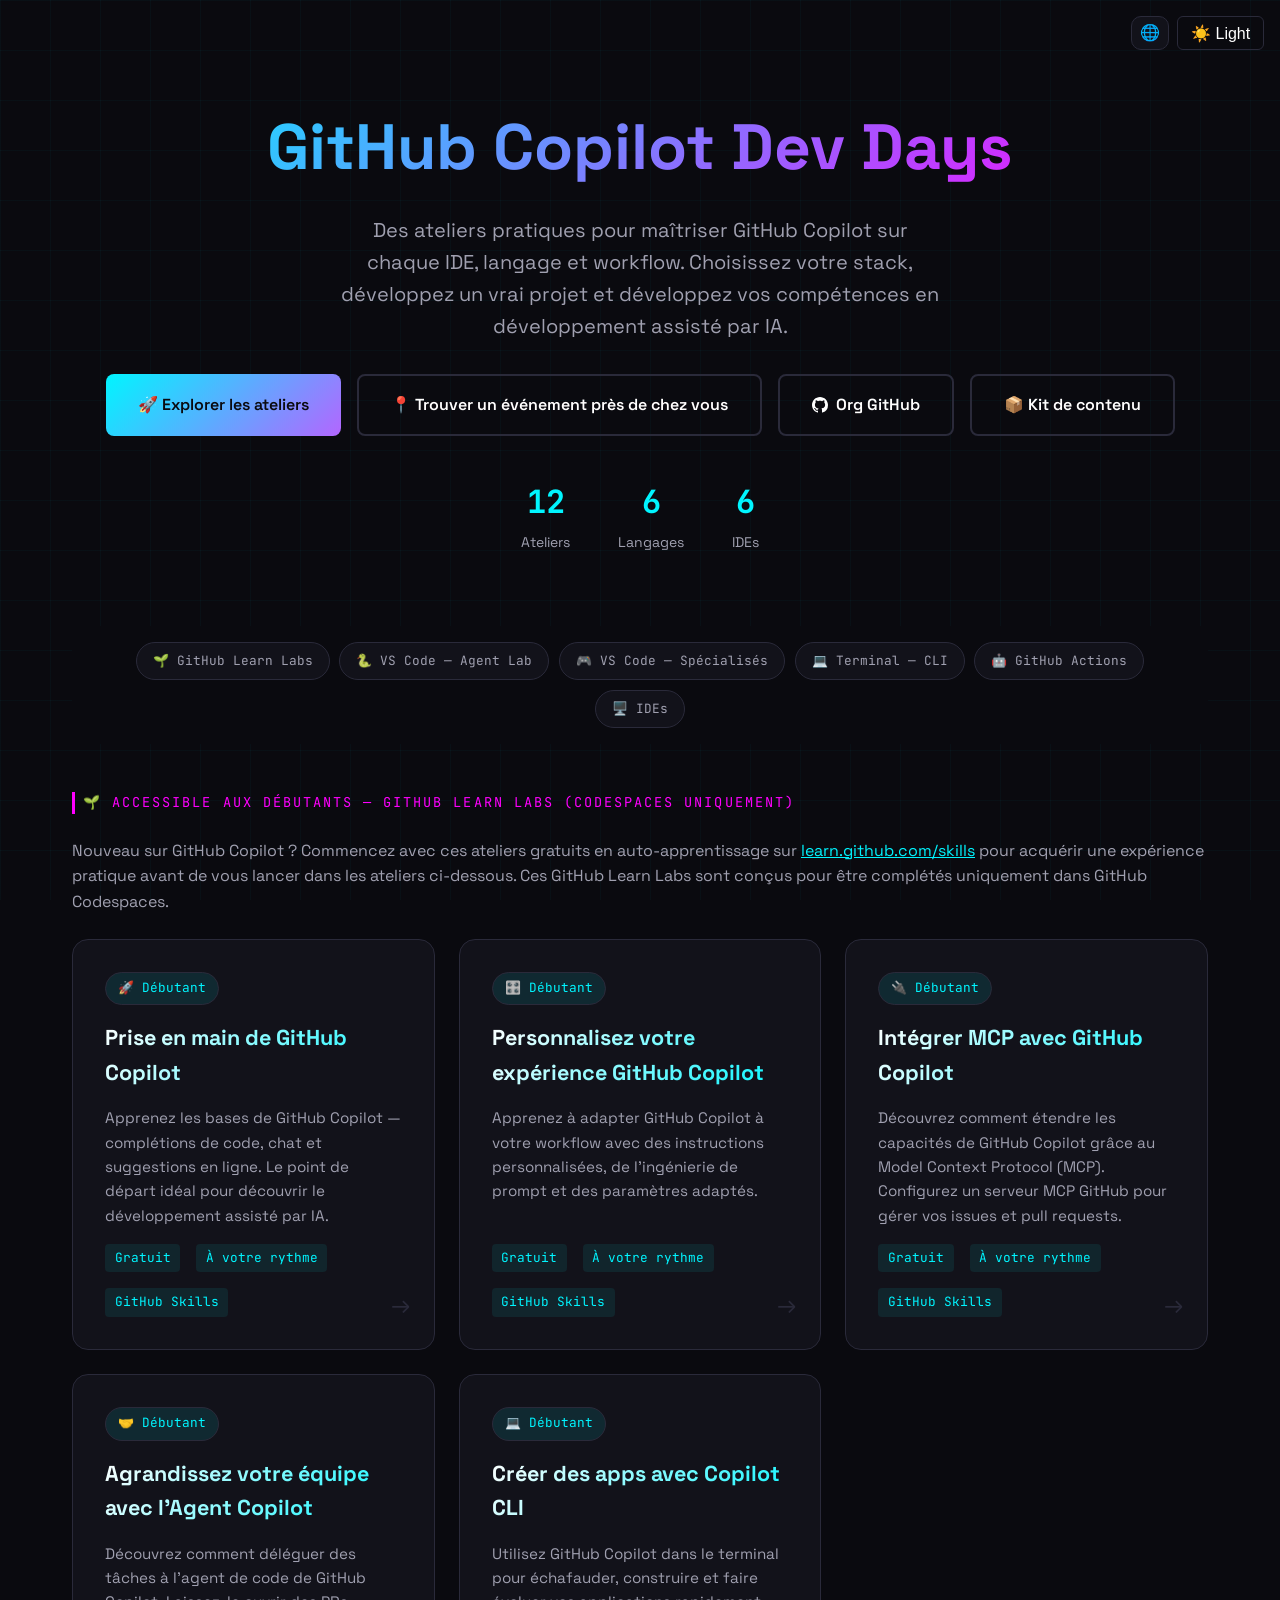
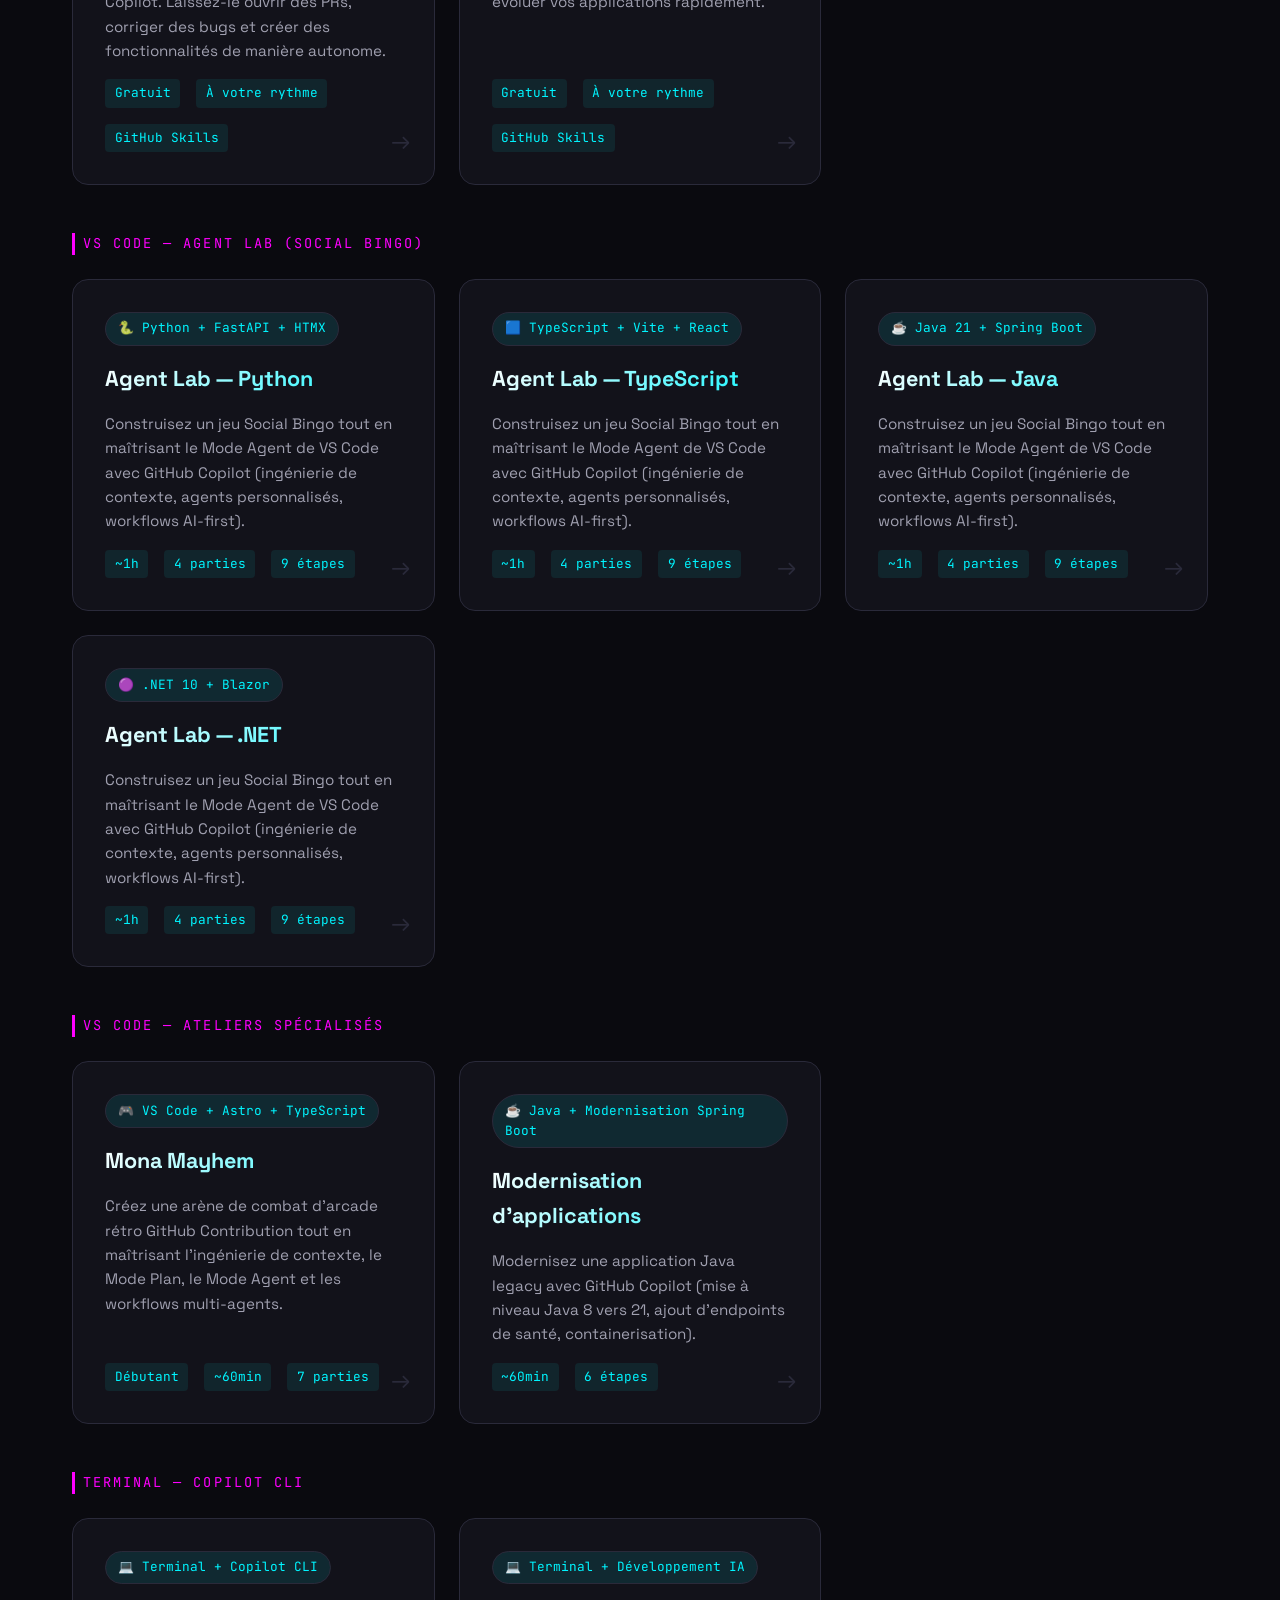
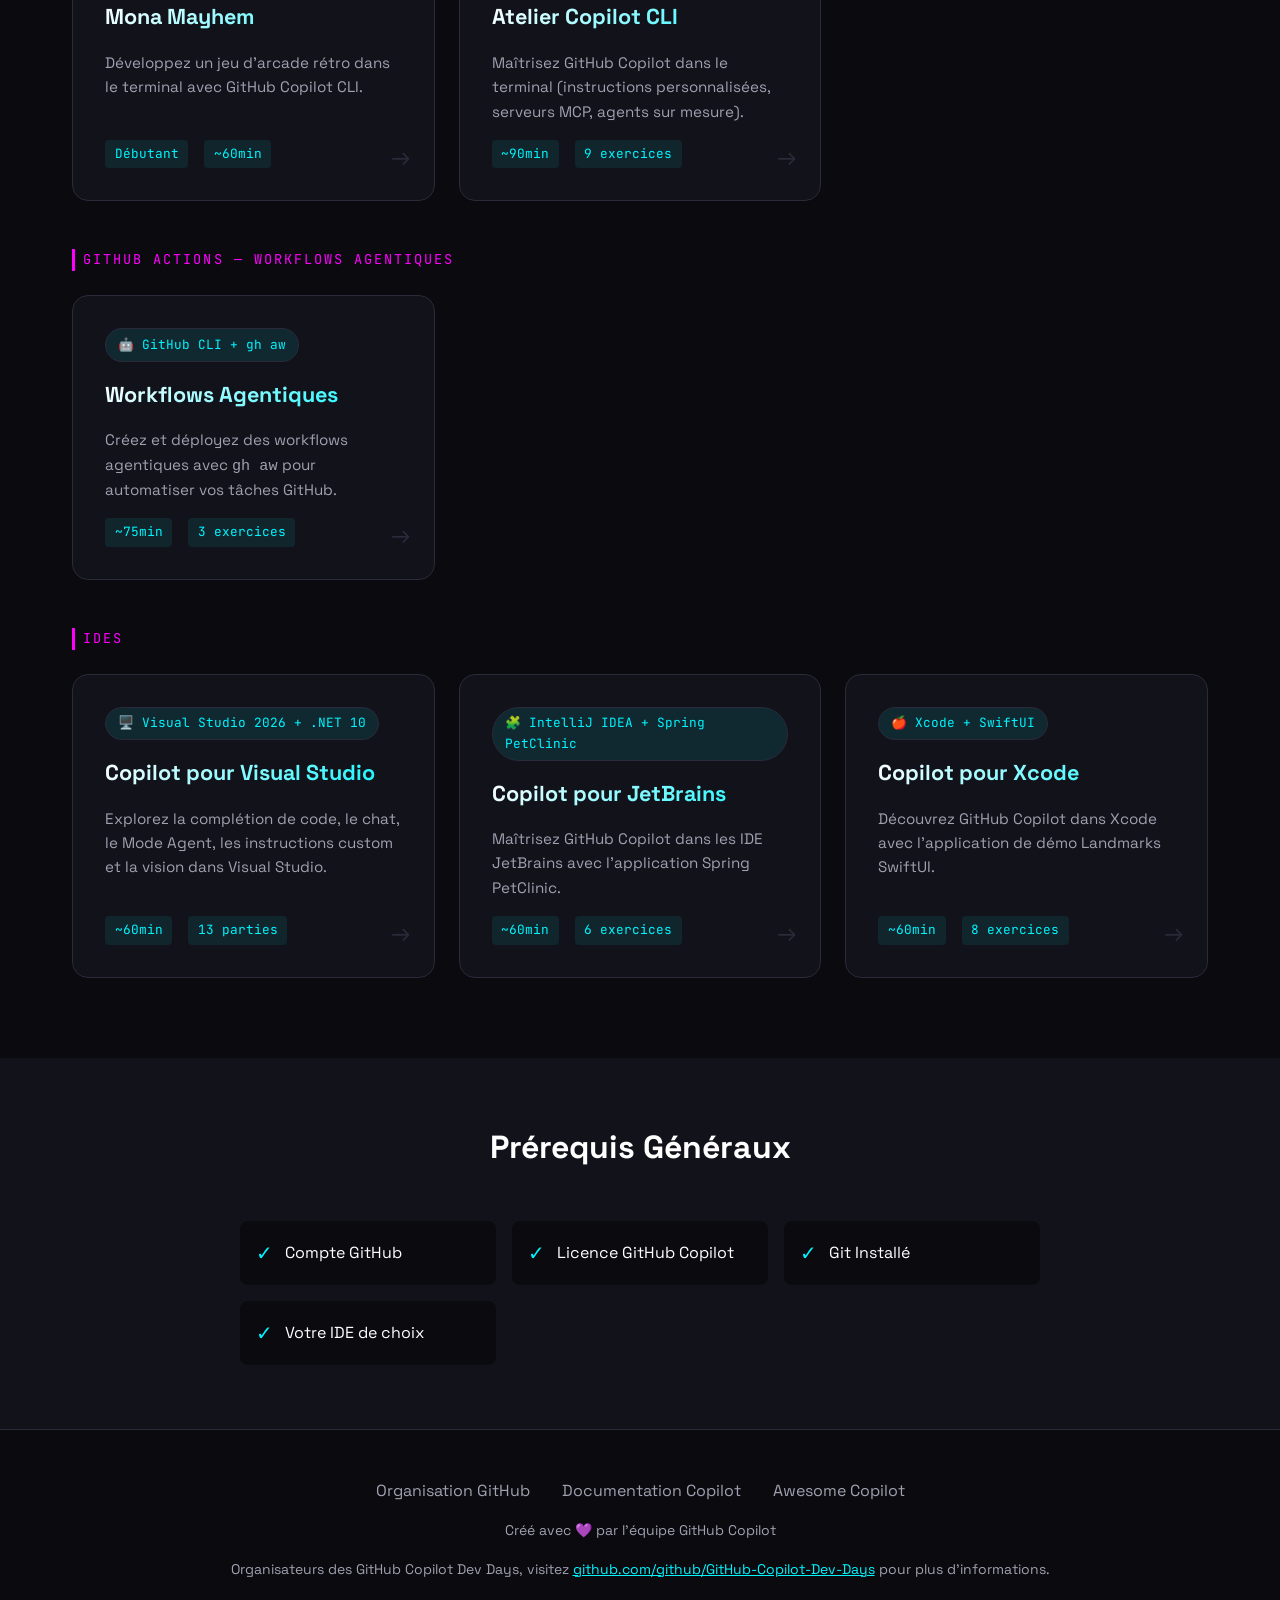
<file: fr/index.html>
<!DOCTYPE html>
<html lang="fr">
<head>
    <!-- Google tag (gtag.js) -->
    <script async src="https://www.googletagmanager.com/gtag/js?id=G-LSC44NDPLQ"></script>
    <script>
      window.dataLayer = window.dataLayer || [];
      function gtag(){dataLayer.push(arguments);}
      gtag('js', new Date());
      gtag('config', 'G-LSC44NDPLQ');
    </script>
    <meta charset="UTF-8">
    <meta name="viewport" content="width=device-width, initial-scale=1.0">
    <title>GitHub Copilot Dev Days</title>
    <link rel="preconnect" href="https://fonts.googleapis.com">
    <link href="https://fonts.googleapis.com/css2?family=Space+Grotesk:wght@400;500;600;700&family=JetBrains+Mono:wght@400;600&display=swap" rel="stylesheet">
    <link rel="stylesheet" href="../styles.css">
    <link rel="stylesheet" href="../light-theme.css">
    <script src="../theme-toggle.js"></script>
    <link rel="alternate" hreflang="en" href="https://copilot-dev-days.github.io/">
    <link rel="alternate" hreflang="pt-BR" href="https://copilot-dev-days.github.io/pt_BR/">
    <link rel="alternate" hreflang="es" href="https://copilot-dev-days.github.io/es/">
    <link rel="alternate" hreflang="fr" href="https://copilot-dev-days.github.io/fr/">
    <link rel="alternate" hreflang="x-default" href="https://copilot-dev-days.github.io/">
    <style>
        .workshop-grid { display: grid; grid-template-columns: repeat(auto-fill, minmax(340px, 1fr)); gap: 1.5rem; max-width: 1200px; margin: 0 auto; }
        .workshop-card { background: var(--bg-card); border: 1px solid var(--border-color); border-radius: 16px; padding: 2rem; text-decoration: none; color: inherit; transition: all 0.3s ease; display: flex; flex-direction: column; gap: 1rem; position: relative; overflow: hidden; }
        .workshop-card:hover { border-color: var(--neon-magenta); transform: translateY(-6px); box-shadow: 0 20px 60px rgba(255,0,255,0.15); }
        .workshop-card::before { content: ''; position: absolute; top: 0; left: 0; right: 0; height: 3px; background: linear-gradient(90deg, var(--neon-cyan), var(--neon-magenta)); opacity: 0; transition: opacity 0.3s ease; }
        .workshop-card:hover::before { opacity: 1; }
        .card-badge { display: inline-block; padding: 0.35rem 0.75rem; background: rgba(0,245,255,0.1); border: 1px solid var(--border-color); border-radius: 50px; font-size: 0.8rem; color: var(--neon-cyan); font-family: 'JetBrains Mono', monospace; width: fit-content; }
        .card-title { font-size: 1.35rem; font-weight: 700; background: linear-gradient(135deg, var(--text-primary), var(--neon-cyan)); -webkit-background-clip: text; -webkit-text-fill-color: transparent; background-clip: text; }
        .card-desc { color: var(--text-secondary); font-size: 0.95rem; line-height: 1.6; flex: 1; }
        .card-meta { display: flex; gap: 1rem; flex-wrap: wrap; margin-top: auto; }
        .card-tag { font-family: 'JetBrains Mono', monospace; font-size: 0.8rem; color: var(--neon-cyan); padding: 0.25rem 0.6rem; background: rgba(0,245,255,0.08); border-radius: 4px; }
        .card-arrow { position: absolute; bottom: 1.5rem; right: 1.5rem; font-size: 1.5rem; color: var(--border-color); transition: all 0.3s ease; }
        .workshop-card:hover .card-arrow { color: var(--neon-magenta); transform: translateX(4px); }
        .section-subtitle { text-align: center; color: var(--text-secondary); max-width: 700px; margin: -1.5rem auto 3rem; font-size: 1.1rem; }
        .category-label { font-size: 0.85rem; text-transform: uppercase; letter-spacing: 0.15em; color: var(--neon-magenta); font-family: 'JetBrains Mono', monospace; margin-bottom: 1.5rem; padding-left: 0.5rem; border-left: 3px solid var(--neon-magenta); }
        .category-section { margin-bottom: 3rem; scroll-margin-top: 5rem; }
        .learn-labs-intro { text-align: left; margin: 0 0 1.5rem; color: var(--text-secondary); font-size: 1rem; line-height: 1.6; }
        .category-nav { display: flex; flex-wrap: wrap; justify-content: center; gap: 0.6rem; max-width: 1200px; margin: 0 auto 3rem; padding: 0 2rem; position: sticky; top: 0; z-index: 100; background: var(--bg-dark); padding-top: 1rem; padding-bottom: 1rem; }
        [data-theme="light"] .category-nav { background: var(--bg-dark); }
        .category-pill { display: inline-flex; align-items: center; gap: 0.4rem; padding: 0.5rem 1rem; background: var(--bg-card); border: 1px solid var(--border-color); border-radius: 50px; color: var(--text-secondary); font-family: 'JetBrains Mono', monospace; font-size: 0.8rem; text-decoration: none; transition: all 0.3s ease; cursor: pointer; white-space: nowrap; }
        .category-pill:hover, .category-pill.active { border-color: var(--neon-cyan); color: var(--neon-cyan); background: rgba(0,245,255,0.08); }
        @media (max-width: 768px) { .category-nav { gap: 0.4rem; } .category-pill { font-size: 0.7rem; padding: 0.4rem 0.75rem; } }
        .org-link { display: inline-flex; align-items: center; gap: 0.5rem; color: var(--text-secondary); text-decoration: none; font-size: 0.9rem; transition: color 0.3s ease; }
        .org-link:hover { color: var(--neon-cyan); }
        .org-link svg { width: 20px; height: 20px; fill: currentColor; }
        @media (max-width: 768px) {
            .workshop-grid { grid-template-columns: 1fr; }
        }
    </style>
</head>
<body>
    <div style="position:fixed;top:1rem;right:1rem;z-index:1000;display:flex;gap:0.5rem;align-items:center;">
        <div class="locale-picker" id="localePicker">
            <button type="button" class="locale-toggle" aria-haspopup="listbox" aria-expanded="false" aria-label="Choisir la langue">🌐</button>
            <ul role="listbox" aria-label="Langue">
                <li role="option" data-locale="en" aria-selected="false">🇬🇧 English</li>
                <li role="option" data-locale="es" aria-selected="false">🇪🇸 Español</li>
                <li role="option" data-locale="pt-BR" aria-selected="false">🇧🇷 Português (Brasil)</li>
                <li role="option" data-locale="fr" aria-selected="true" class="active">🇫🇷 Français</li>
            </ul>
        </div>
        <button class="theme-toggle" onclick="toggleTheme()">☀️ Light</button>
    </div>

    <section class="hero">
        <div class="container">
            <h1>GitHub Copilot Dev Days</h1>
            <p class="hero-subtitle">Des ateliers pratiques pour maîtriser GitHub Copilot sur chaque IDE, langage et workflow. Choisissez votre stack, développez un vrai projet et développez vos compétences en développement assisté par IA.</p>
            <div class="hero-cta">
                <a href="#workshops" class="btn btn-primary">🚀 Explorer les ateliers</a>
                <a href="https://luma.com/githubcopilotdevdays" class="btn btn-secondary" target="_blank">📍 Trouver un événement près de chez vous</a>
                <a href="https://github.com/copilot-dev-days" class="btn btn-secondary" target="_blank">
                    <svg width="16" height="16" viewBox="0 0 16 16" fill="currentColor"><path d="M8 0C3.58 0 0 3.58 0 8c0 3.54 2.29 6.53 5.47 7.59.4.07.55-.17.55-.38 0-.19-.01-.82-.01-1.49-2.01.37-2.53-.49-2.69-.94-.09-.23-.48-.94-.82-1.13-.28-.15-.68-.52-.01-.53.63-.01 1.08.58 1.23.82.72 1.21 1.87.87 2.33.66.07-.52.28-.87.51-1.07-1.78-.2-3.64-.89-3.64-3.95 0-.87.31-1.59.82-2.15-.08-.2-.36-1.02.08-2.12 0 0 .67-.21 2.2.82.64-.18 1.32-.27 2-.27.68 0 1.36.09 2 .27 1.53-1.04 2.2-.82 2.2-.82.44 1.1.16 1.92.08 2.12.51.56.82 1.27.82 2.15 0 3.07-1.87 3.75-3.65 3.95.29.25.54.73.54 1.48 0 1.07-.01 1.93-.01 2.2 0 .21.15.46.55.38A8.013 8.013 0 0016 8c0-4.42-3.58-8-8-8z"/></svg>
                    Org GitHub
                </a>
                <a href="https://github.com/github/GitHub-Copilot-Dev-Days" class="btn btn-secondary" target="_blank">📦 Kit de contenu</a>
            </div>
            <div class="stats">
                <div class="stat">
                    <div class="stat-value">12</div>
                    <div class="stat-label">Ateliers</div>
                </div>
                <div class="stat">
                    <div class="stat-value">6</div>
                    <div class="stat-label">Langages</div>
                </div>
                <div class="stat">
                    <div class="stat-value">6</div>
                    <div class="stat-label">IDEs</div>
                </div>
            </div>
        </div>
    </section>

    <section class="features" id="workshops">
        <div class="container">
            <nav class="category-nav" aria-label="Catégories d'ateliers">
                <a href="#cat-learn-labs" class="category-pill">🌱 GitHub Learn Labs</a>
                <a href="#cat-agent-lab" class="category-pill">🐍 VS Code — Agent Lab</a>
                <a href="#cat-specialized" class="category-pill">🎮 VS Code — Spécialisés</a>
                <a href="#cat-terminal" class="category-pill">💻 Terminal — CLI</a>
                <a href="#cat-actions" class="category-pill">🤖 GitHub Actions</a>
                <a href="#cat-ides" class="category-pill">🖥️ IDEs</a>
            </nav>

            <div class="category-section" id="cat-learn-labs">
                <div class="category-label">🌱 Accessible aux débutants — GitHub Learn Labs (Codespaces uniquement)</div>
                <p class="learn-labs-intro">Nouveau sur GitHub Copilot ? Commencez avec ces ateliers gratuits en auto-apprentissage sur <a href="https://learn.github.com/skills" target="_blank" style="color:var(--neon-cyan);">learn.github.com/skills</a> pour acquérir une expérience pratique avant de vous lancer dans les ateliers ci-dessous. Ces GitHub Learn Labs sont conçus pour être complétés uniquement dans GitHub Codespaces.</p>
                <div class="workshop-grid">
                    <a href="https://github.com/skills/getting-started-with-github-copilot" class="workshop-card" target="_blank">
                        <span class="card-badge">🚀 Débutant</span>
                        <div class="card-title">Prise en main de GitHub Copilot</div>
                        <p class="card-desc">Apprenez les bases de GitHub Copilot — complétions de code, chat et suggestions en ligne. Le point de départ idéal pour découvrir le développement assisté par IA.</p>
                        <div class="card-meta">
                            <span class="card-tag">Gratuit</span>
                            <span class="card-tag">À votre rythme</span>
                            <span class="card-tag">GitHub Skills</span>
                        </div>
                        <span class="card-arrow">→</span>
                    </a>
                    <a href="https://github.com/skills/customize-your-github-copilot-experience" class="workshop-card" target="_blank">
                        <span class="card-badge">🎛️ Débutant</span>
                        <div class="card-title">Personnalisez votre expérience GitHub Copilot</div>
                        <p class="card-desc">Apprenez à adapter GitHub Copilot à votre workflow avec des instructions personnalisées, de l'ingénierie de prompt et des paramètres adaptés.</p>
                        <div class="card-meta">
                            <span class="card-tag">Gratuit</span>
                            <span class="card-tag">À votre rythme</span>
                            <span class="card-tag">GitHub Skills</span>
                        </div>
                        <span class="card-arrow">→</span>
                    </a>
                    <a href="https://github.com/skills/integrate-mcp-with-copilot" class="workshop-card" target="_blank">
                        <span class="card-badge">🔌 Débutant</span>
                        <div class="card-title">Intégrer MCP avec GitHub Copilot</div>
                        <p class="card-desc">Découvrez comment étendre les capacités de GitHub Copilot grâce au Model Context Protocol (MCP). Configurez un serveur MCP GitHub pour gérer vos issues et pull requests.</p>
                        <div class="card-meta">
                            <span class="card-tag">Gratuit</span>
                            <span class="card-tag">À votre rythme</span>
                            <span class="card-tag">GitHub Skills</span>
                        </div>
                        <span class="card-arrow">→</span>
                    </a>
                    <a href="https://github.com/skills/expand-your-team-with-copilot" class="workshop-card" target="_blank">
                        <span class="card-badge">🤝 Débutant</span>
                        <div class="card-title">Agrandissez votre équipe avec l'Agent Copilot</div>
                        <p class="card-desc">Découvrez comment déléguer des tâches à l'agent de code de GitHub Copilot. Laissez-le ouvrir des PRs, corriger des bugs et créer des fonctionnalités de manière autonome.</p>
                        <div class="card-meta">
                            <span class="card-tag">Gratuit</span>
                            <span class="card-tag">À votre rythme</span>
                            <span class="card-tag">GitHub Skills</span>
                        </div>
                        <span class="card-arrow">→</span>
                    </a>
                    <a href="https://github.com/skills/create-applications-with-the-copilot-cli" class="workshop-card" target="_blank">
                        <span class="card-badge">💻 Débutant</span>
                        <div class="card-title">Créer des apps avec Copilot CLI</div>
                        <p class="card-desc">Utilisez GitHub Copilot dans le terminal pour échafauder, construire et faire évoluer vos applications rapidement.</p>
                        <div class="card-meta">
                            <span class="card-tag">Gratuit</span>
                            <span class="card-tag">À votre rythme</span>
                            <span class="card-tag">GitHub Skills</span>
                        </div>
                        <span class="card-arrow">→</span>
                    </a>
                </div>
            </div>

            <div class="category-section" id="cat-agent-lab">
                <div class="category-label">VS Code — Agent Lab (Social Bingo)</div>
                <div class="workshop-grid">
                    <a href="https://copilot-dev-days.github.io/agent-lab-python/" class="workshop-card">
                        <span class="card-badge">🐍 Python + FastAPI + HTMX</span>
                        <div class="card-title">Agent Lab — Python</div>
                        <p class="card-desc">Construisez un jeu Social Bingo tout en maîtrisant le Mode Agent de VS Code avec GitHub Copilot (ingénierie de contexte, agents personnalisés, workflows AI-first).</p>
                        <div class="card-meta">
                            <span class="card-tag">~1h</span>
                            <span class="card-tag">4 parties</span>
                            <span class="card-tag">9 étapes</span>
                        </div>
                        <span class="card-arrow">→</span>
                    </a>
                    <a href="https://copilot-dev-days.github.io/agent-lab-typescript/" class="workshop-card">
                        <span class="card-badge">🟦 TypeScript + Vite + React</span>
                        <div class="card-title">Agent Lab — TypeScript</div>
                        <p class="card-desc">Construisez un jeu Social Bingo tout en maîtrisant le Mode Agent de VS Code avec GitHub Copilot (ingénierie de contexte, agents personnalisés, workflows AI-first).</p>
                        <div class="card-meta">
                            <span class="card-tag">~1h</span>
                            <span class="card-tag">4 parties</span>
                            <span class="card-tag">9 étapes</span>
                        </div>
                        <span class="card-arrow">→</span>
                    </a>
                    <a href="https://copilot-dev-days.github.io/agent-lab-java/" class="workshop-card">
                        <span class="card-badge">☕ Java 21 + Spring Boot</span>
                        <div class="card-title">Agent Lab — Java</div>
                        <p class="card-desc">Construisez un jeu Social Bingo tout en maîtrisant le Mode Agent de VS Code avec GitHub Copilot (ingénierie de contexte, agents personnalisés, workflows AI-first).</p>
                        <div class="card-meta">
                            <span class="card-tag">~1h</span>
                            <span class="card-tag">4 parties</span>
                            <span class="card-tag">9 étapes</span>
                        </div>
                        <span class="card-arrow">→</span>
                    </a>
                    <a href="https://copilot-dev-days.github.io/agent-lab-dotnet/" class="workshop-card">
                        <span class="card-badge">🟣 .NET 10 + Blazor</span>
                        <div class="card-title">Agent Lab — .NET</div>
                        <p class="card-desc">Construisez un jeu Social Bingo tout en maîtrisant le Mode Agent de VS Code avec GitHub Copilot (ingénierie de contexte, agents personnalisés, workflows AI-first).</p>
                        <div class="card-meta">
                            <span class="card-tag">~1h</span>
                            <span class="card-tag">4 parties</span>
                            <span class="card-tag">9 étapes</span>
                        </div>
                        <span class="card-arrow">→</span>
                    </a>
                </div>
            </div>

            <div class="category-section" id="cat-specialized">
                <div class="category-label">VS Code — Ateliers Spécialisés</div>
                <div class="workshop-grid">
                    <a href="https://copilot-dev-days.github.io/mona-mayhem/?track=vscode" class="workshop-card">
                        <span class="card-badge">🎮 VS Code + Astro + TypeScript</span>
                        <div class="card-title">Mona Mayhem</div>
                        <p class="card-desc">Créez une arène de combat d'arcade rétro GitHub Contribution tout en maîtrisant l'ingénierie de contexte, le Mode Plan, le Mode Agent et les workflows multi-agents.</p>
                        <div class="card-meta">
                            <span class="card-tag">Débutant</span>
                            <span class="card-tag">~60min</span>
                            <span class="card-tag">7 parties</span>
                        </div>
                        <span class="card-arrow">→</span>
                    </a>
                    <a href="https://copilot-dev-days.github.io/appmod-workshop-java/" class="workshop-card">
                        <span class="card-badge">☕ Java + Modernisation Spring Boot</span>
                        <div class="card-title">Modernisation d'applications</div>
                        <p class="card-desc">Modernisez une application Java legacy avec GitHub Copilot (mise à niveau Java 8 vers 21, ajout d'endpoints de santé, containerisation).</p>
                        <div class="card-meta">
                            <span class="card-tag">~60min</span>
                            <span class="card-tag">6 étapes</span>
                        </div>
                        <span class="card-arrow">→</span>
                    </a>
                </div>
            </div>

            <div class="category-section" id="cat-terminal">
                <div class="category-label">Terminal — Copilot CLI</div>
                <div class="workshop-grid">
                    <a href="https://copilot-dev-days.github.io/mona-mayhem/?track=cli" class="workshop-card">
                        <span class="card-badge">💻 Terminal + Copilot CLI</span>
                        <div class="card-title">Mona Mayhem</div>
                        <p class="card-desc">Développez un jeu d'arcade rétro dans le terminal avec GitHub Copilot CLI.</p>
                        <div class="card-meta">
                            <span class="card-tag">Débutant</span>
                            <span class="card-tag">~60min</span>
                        </div>
                        <span class="card-arrow">→</span>
                    </a>
                    <a href="https://copilot-dev-days.github.io/tailspin-toys-workshop/" class="workshop-card">
                        <span class="card-badge">💻 Terminal + Développement IA</span>
                        <div class="card-title">Atelier Copilot CLI</div>
                        <p class="card-desc">Maîtrisez GitHub Copilot dans le terminal (instructions personnalisées, serveurs MCP, agents sur mesure).</p>
                        <div class="card-meta">
                            <span class="card-tag">~90min</span>
                            <span class="card-tag">9 exercices</span>
                        </div>
                        <span class="card-arrow">→</span>
                    </a>
                </div>
            </div>

            <div class="category-section" id="cat-actions">
                <div class="category-label">GitHub Actions — Workflows Agentiques</div>
                <div class="workshop-grid">
                    <a href="https://copilot-dev-days.github.io/agentic-workflows-workshop/" class="workshop-card">
                        <span class="card-badge">🤖 GitHub CLI + gh aw</span>
                        <div class="card-title">Workflows Agentiques</div>
                        <p class="card-desc">Créez et déployez des workflows agentiques avec <code>gh aw</code> pour automatiser vos tâches GitHub.</p>
                        <div class="card-meta">
                            <span class="card-tag">~75min</span>
                            <span class="card-tag">3 exercices</span>
                        </div>
                        <span class="card-arrow">→</span>
                    </a>
                </div>
            </div>

            <div class="category-section" id="cat-ides">
                <div class="category-label">IDEs</div>
                <div class="workshop-grid">
                    <a href="https://dotnet-presentations.github.io/visual-studio-github-copilot-lab/" class="workshop-card">
                        <span class="card-badge">🖥️ Visual Studio 2026 + .NET 10</span>
                        <div class="card-title">Copilot pour Visual Studio</div>
                        <p class="card-desc">Explorez la complétion de code, le chat, le Mode Agent, les instructions custom et la vision dans Visual Studio.</p>
                        <div class="card-meta">
                            <span class="card-tag">~60min</span>
                            <span class="card-tag">13 parties</span>
                        </div>
                        <span class="card-arrow">→</span>
                    </a>
                    <a href="https://copilot-dev-days.github.io/jetbrains-workshop/" class="workshop-card">
                        <span class="card-badge">🧩 IntelliJ IDEA + Spring PetClinic</span>
                        <div class="card-title">Copilot pour JetBrains</div>
                        <p class="card-desc">Maîtrisez GitHub Copilot dans les IDE JetBrains avec l'application Spring PetClinic.</p>
                        <div class="card-meta">
                            <span class="card-tag">~60min</span>
                            <span class="card-tag">6 exercices</span>
                        </div>
                        <span class="card-arrow">→</span>
                    </a>
                    <a href="https://copilot-dev-days.github.io/xcode-workshop/" class="workshop-card">
                        <span class="card-badge">🍎 Xcode + SwiftUI</span>
                        <div class="card-title">Copilot pour Xcode</div>
                        <p class="card-desc">Découvrez GitHub Copilot dans Xcode avec l'application de démo Landmarks SwiftUI.</p>
                        <div class="card-meta">
                            <span class="card-tag">~60min</span>
                            <span class="card-tag">8 exercices</span>
                        </div>
                        <span class="card-arrow">→</span>
                    </a>
                </div>
            </div>
        </div>
    </section>

    <section class="prereqs">
        <div class="container">
            <h2 class="section-title">Prérequis Généraux</h2>
            <div class="prereqs-grid">
                <div class="prereq-item">
                    <span class="prereq-check">✓</span>
                    <span>Compte GitHub</span>
                </div>
                <div class="prereq-item">
                    <span class="prereq-check">✓</span>
                    <span>Licence GitHub Copilot</span>
                </div>
                <div class="prereq-item">
                    <span class="prereq-check">✓</span>
                    <span>Git Installé</span>
                </div>
                <div class="prereq-item">
                    <span class="prereq-check">✓</span>
                    <span>Votre IDE de choix</span>
                </div>
            </div>
        </div>
    </section>

    <footer>
        <div class="container">
            <div class="footer-links">
                <a href="https://github.com/copilot-dev-days" target="_blank">Organisation GitHub</a>
                <a href="https://docs.github.com/en/copilot" target="_blank">Documentation Copilot</a>
                <a href="https://github.com/github/awesome-copilot" target="_blank">Awesome Copilot</a>
            </div>
            <p class="footer-credit">Créé avec 💜 par l'équipe GitHub Copilot</p>
            <p class="footer-credit" style="margin-top: 1rem;">Organisateurs des GitHub Copilot Dev Days, visitez <a href="https://github.com/github/GitHub-Copilot-Dev-Days/" target="_blank" style="color: var(--neon-cyan);">github.com/github/GitHub-Copilot-Dev-Days</a> pour plus d'informations.</p>
        </div>
    </footer>
    <script>
        document.querySelectorAll('.category-pill').forEach(pill => {
            pill.addEventListener('click', e => {
                e.preventDefault();
                const target = document.querySelector(pill.getAttribute('href'));
                if (target) {
                    target.scrollIntoView({ behavior: 'smooth' });
                }
            });
        });
        const pills = document.querySelectorAll('.category-pill');
        const sections = document.querySelectorAll('.category-section[id]');
        window.addEventListener('scroll', () => {
            let current = '';
            sections.forEach(s => {
                if (window.scrollY >= s.offsetTop - 120) {
                    current = s.id;
                }
            });
            pills.forEach(p => p.classList.toggle('active', p.getAttribute('href') === '#' + current));
        });
    </script>
    <script>
(function () {
  var match = location.pathname.match(/^\/(pt_BR|es|fr)\//);
  var locale = match ? match[1] : 'en';
  var picker = document.getElementById('localePicker');
  if (!picker) {
    return;
  }
  var toggleBtn = picker.querySelector('.locale-toggle');
  var list = picker.querySelector('ul');
  list.querySelectorAll('li').forEach(function(li) {
    var liLocale = li.dataset.locale === 'pt-BR' ? 'pt_BR' : li.dataset.locale;
    if (liLocale === locale) {
      li.classList.add('active');
      li.setAttribute('aria-selected','true');
    } else {
      li.classList.remove('active');
      li.setAttribute('aria-selected','false');
    }
  });
  function open() {
    list.style.display = 'block';
    toggleBtn.setAttribute('aria-expanded','true');
  }
  function close() {
    list.style.display = 'none';
    toggleBtn.setAttribute('aria-expanded','false');
  }
  toggleBtn.addEventListener('click', function(e) {
    e.stopPropagation();
    if (list.style.display === 'block') {
      close();
    } else {
      open();
    }
  });
  document.addEventListener('click', close);
  document.addEventListener('keydown', function(e) {
    if (e.key === 'Escape') {
      close();
    }
  });
  list.querySelectorAll('li').forEach(function(li) {
    li.addEventListener('click', function(e) {
      e.stopPropagation();
      var target = li.dataset.locale === 'pt-BR' ? 'pt_BR' : li.dataset.locale;
      if (target === locale) {
        close();
        return;
      }
      var path = location.pathname;
      if (locale !== 'en') {
        path = path.replace(/^\/(pt_BR|es|fr)/, '');
      }
      if (target !== 'en') {
        path = '/' + target + path;
      }
      localStorage.setItem('preferred-locale', target);
      window.location.href = path;
    });
  });
})();
</script>
</body>
</html>
</file>
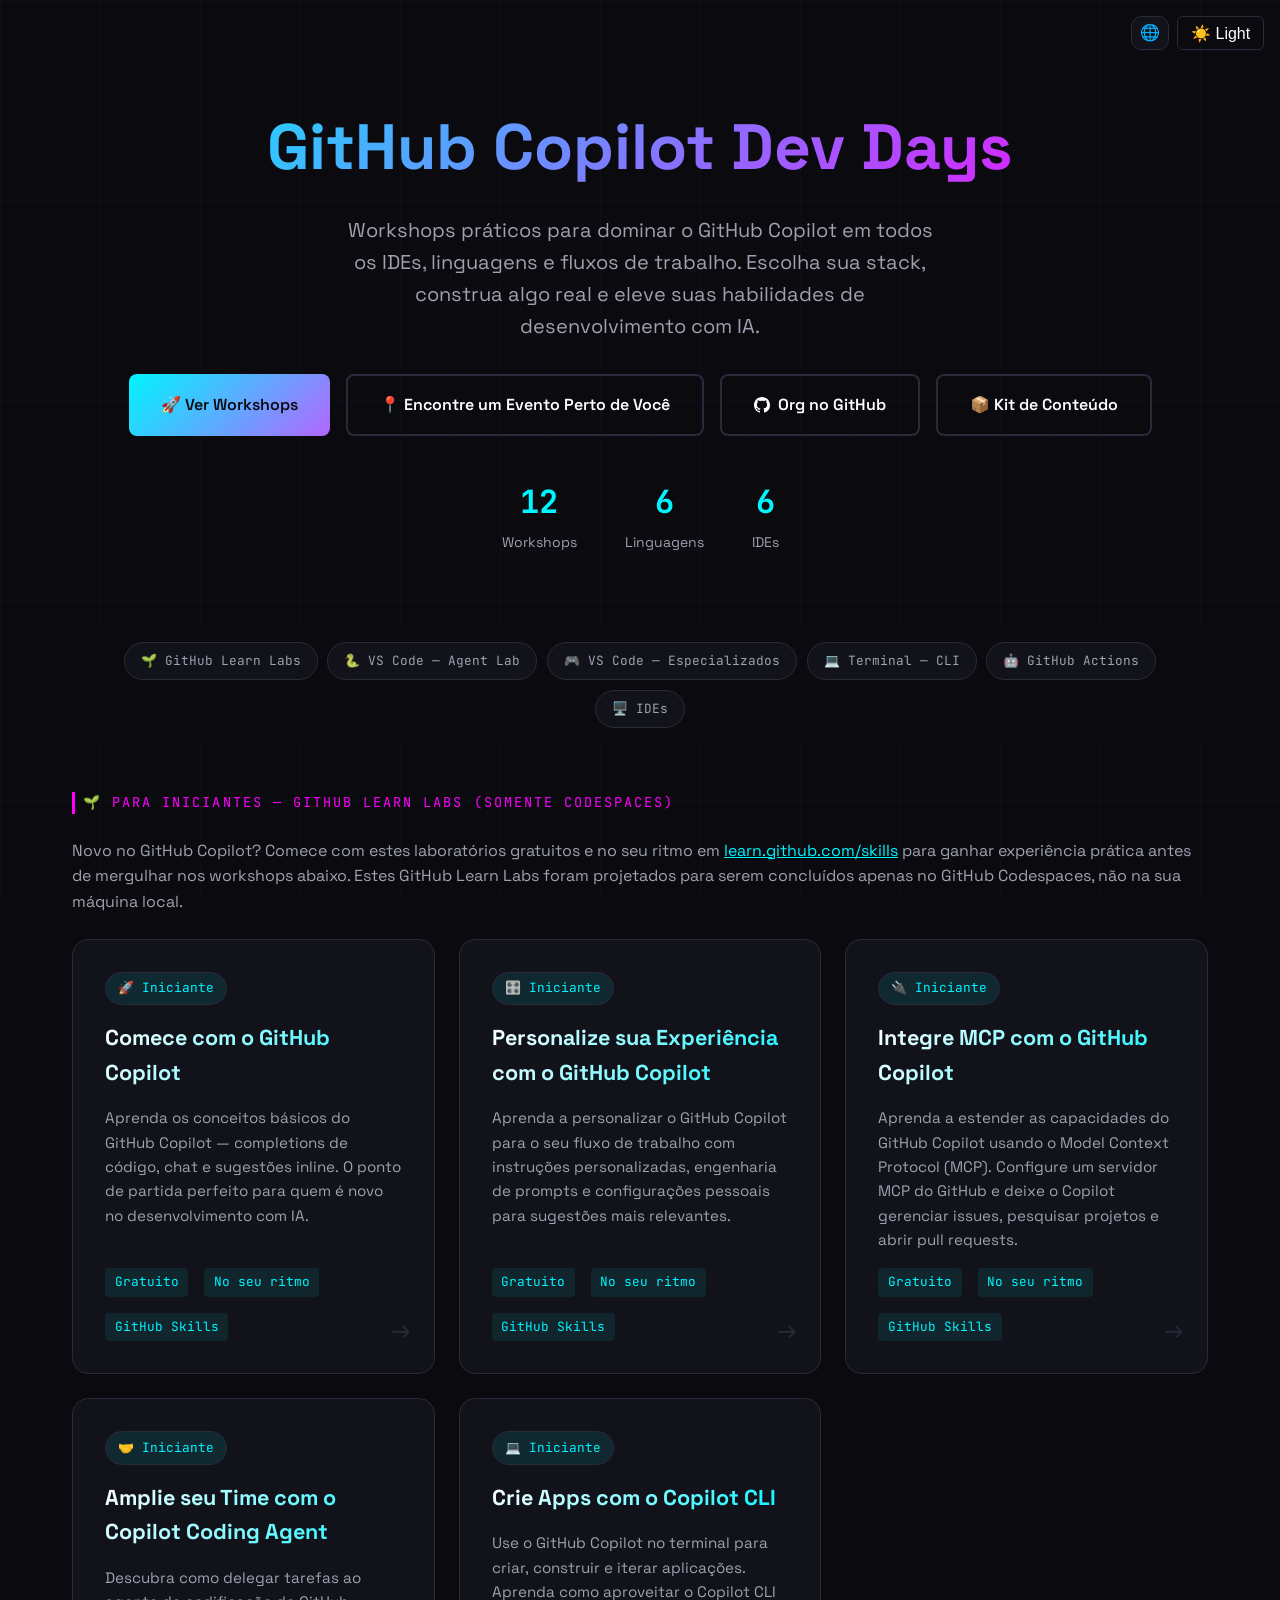
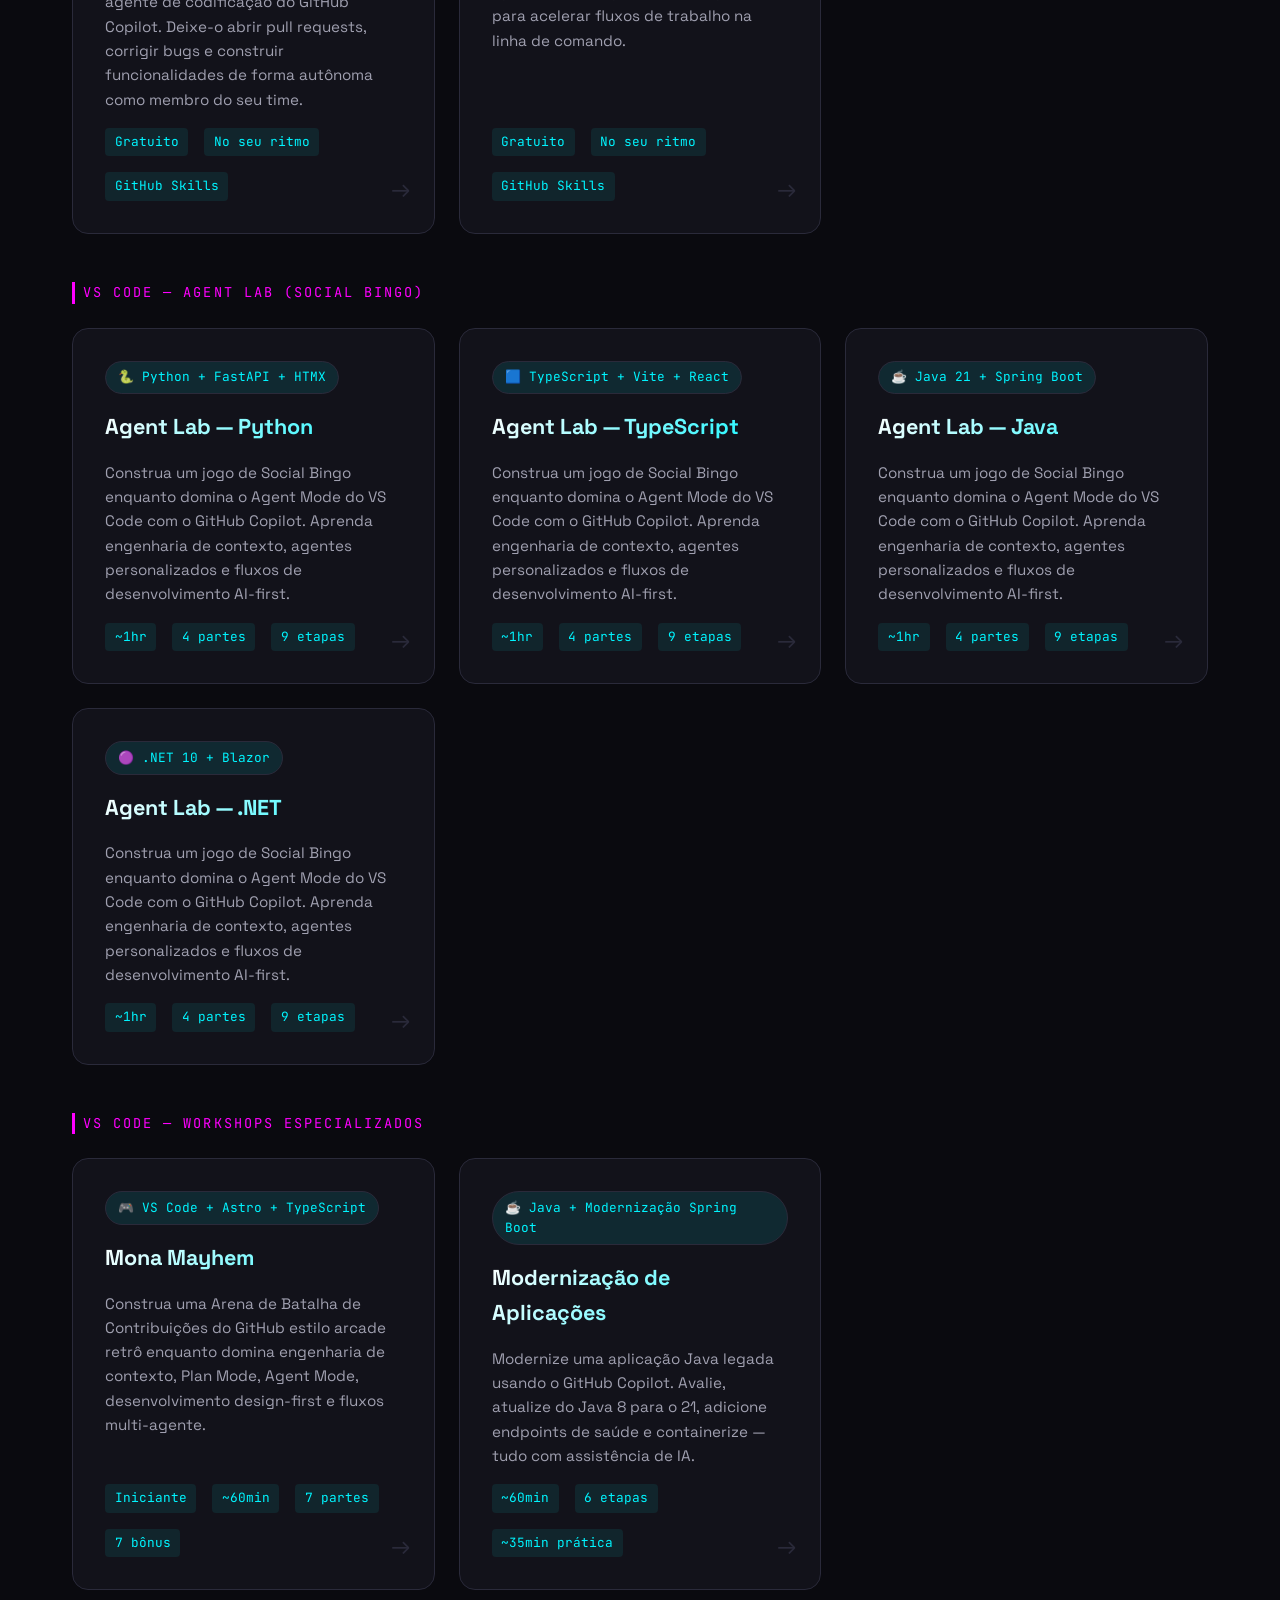
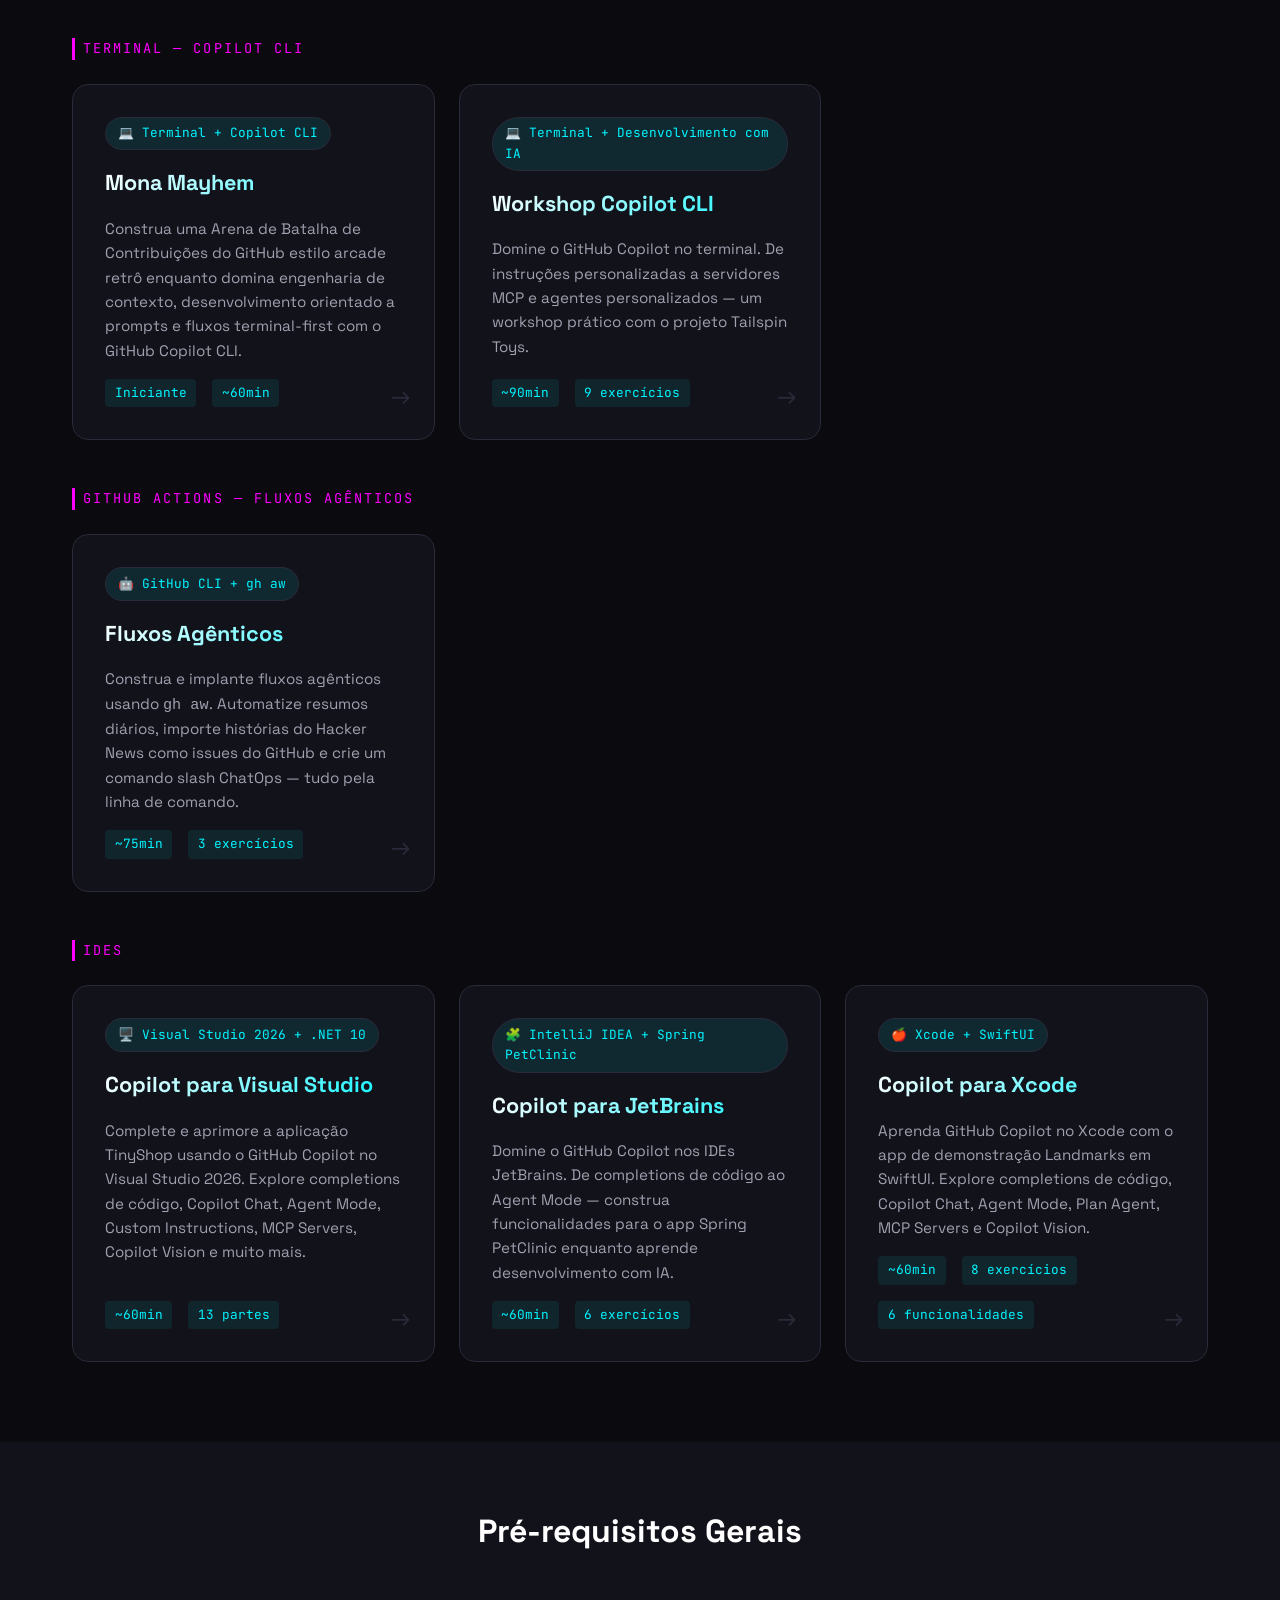
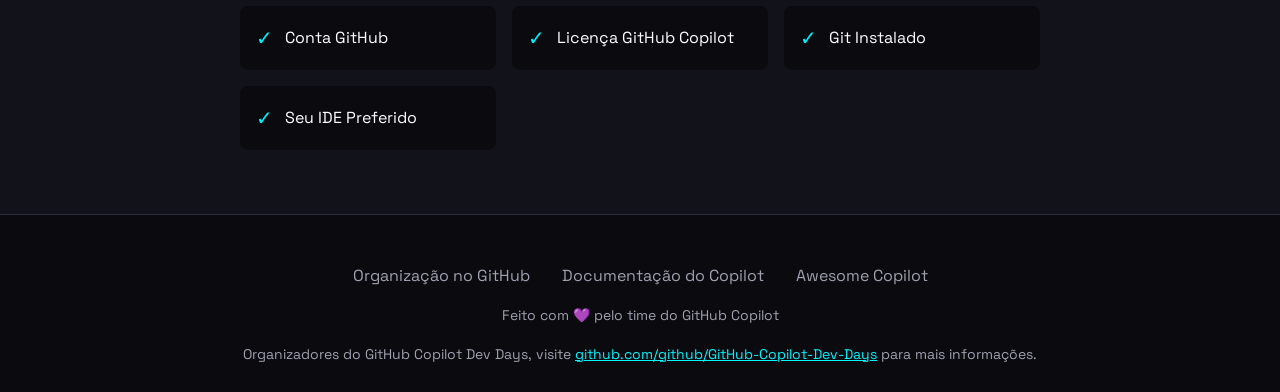
<file: pt_BR/index.html>
<!DOCTYPE html>
<html lang="pt-BR">
<head>
    <!-- Google tag (gtag.js) -->
    <script async src="https://www.googletagmanager.com/gtag/js?id=G-LSC44NDPLQ"></script>
    <script>
      window.dataLayer = window.dataLayer || [];
      function gtag(){dataLayer.push(arguments);}
      gtag('js', new Date());
      gtag('config', 'G-LSC44NDPLQ');
    </script>
    <meta charset="UTF-8">
    <meta name="viewport" content="width=device-width, initial-scale=1.0">
    <title>GitHub Copilot Dev Days</title>
    <link rel="preconnect" href="https://fonts.googleapis.com">
    <link href="https://fonts.googleapis.com/css2?family=Space+Grotesk:wght@400;500;600;700&family=JetBrains+Mono:wght@400;600&display=swap" rel="stylesheet">
    <link rel="stylesheet" href="../styles.css">
    <link rel="stylesheet" href="../light-theme.css">
    <script src="../theme-toggle.js"></script>
    <link rel="alternate" hreflang="en" href="https://copilot-dev-days.github.io/">
    <link rel="alternate" hreflang="pt-BR" href="https://copilot-dev-days.github.io/pt_BR/">
    <link rel="alternate" hreflang="es" href="https://copilot-dev-days.github.io/es/">
    <link rel="alternate" hreflang="x-default" href="https://copilot-dev-days.github.io/">
    <style>
        .workshop-grid { display: grid; grid-template-columns: repeat(auto-fill, minmax(340px, 1fr)); gap: 1.5rem; max-width: 1200px; margin: 0 auto; }
        .workshop-card { background: var(--bg-card); border: 1px solid var(--border-color); border-radius: 16px; padding: 2rem; text-decoration: none; color: inherit; transition: all 0.3s ease; display: flex; flex-direction: column; gap: 1rem; position: relative; overflow: hidden; }
        .workshop-card:hover { border-color: var(--neon-magenta); transform: translateY(-6px); box-shadow: 0 20px 60px rgba(255,0,255,0.15); }
        .workshop-card::before { content: ''; position: absolute; top: 0; left: 0; right: 0; height: 3px; background: linear-gradient(90deg, var(--neon-cyan), var(--neon-magenta)); opacity: 0; transition: opacity 0.3s ease; }
        .workshop-card:hover::before { opacity: 1; }
        .card-badge { display: inline-block; padding: 0.35rem 0.75rem; background: rgba(0,245,255,0.1); border: 1px solid var(--border-color); border-radius: 50px; font-size: 0.8rem; color: var(--neon-cyan); font-family: 'JetBrains Mono', monospace; width: fit-content; }
        .card-title { font-size: 1.35rem; font-weight: 700; background: linear-gradient(135deg, var(--text-primary), var(--neon-cyan)); -webkit-background-clip: text; -webkit-text-fill-color: transparent; background-clip: text; }
        .card-desc { color: var(--text-secondary); font-size: 0.95rem; line-height: 1.6; flex: 1; }
        .card-meta { display: flex; gap: 1rem; flex-wrap: wrap; margin-top: auto; }
        .card-tag { font-family: 'JetBrains Mono', monospace; font-size: 0.8rem; color: var(--neon-cyan); padding: 0.25rem 0.6rem; background: rgba(0,245,255,0.08); border-radius: 4px; }
        .card-arrow { position: absolute; bottom: 1.5rem; right: 1.5rem; font-size: 1.5rem; color: var(--border-color); transition: all 0.3s ease; }
        .workshop-card:hover .card-arrow { color: var(--neon-magenta); transform: translateX(4px); }
        .section-subtitle { text-align: center; color: var(--text-secondary); max-width: 700px; margin: -1.5rem auto 3rem; font-size: 1.1rem; }
        .category-label { font-size: 0.85rem; text-transform: uppercase; letter-spacing: 0.15em; color: var(--neon-magenta); font-family: 'JetBrains Mono', monospace; margin-bottom: 1.5rem; padding-left: 0.5rem; border-left: 3px solid var(--neon-magenta); }
        .category-section { margin-bottom: 3rem; scroll-margin-top: 5rem; }
        .learn-labs-intro { text-align: left; margin: 0 0 1.5rem; color: var(--text-secondary); font-size: 1rem; line-height: 1.6; }
        .category-nav { display: flex; flex-wrap: wrap; justify-content: center; gap: 0.6rem; max-width: 1200px; margin: 0 auto 3rem; padding: 0 2rem; position: sticky; top: 0; z-index: 100; background: var(--bg-dark); padding-top: 1rem; padding-bottom: 1rem; }
        [data-theme="light"] .category-nav { background: var(--bg-dark); }
        .category-pill { display: inline-flex; align-items: center; gap: 0.4rem; padding: 0.5rem 1rem; background: var(--bg-card); border: 1px solid var(--border-color); border-radius: 50px; color: var(--text-secondary); font-family: 'JetBrains Mono', monospace; font-size: 0.8rem; text-decoration: none; transition: all 0.3s ease; cursor: pointer; white-space: nowrap; }
        .category-pill:hover, .category-pill.active { border-color: var(--neon-cyan); color: var(--neon-cyan); background: rgba(0,245,255,0.08); }
        @media (max-width: 768px) { .category-nav { gap: 0.4rem; } .category-pill { font-size: 0.7rem; padding: 0.4rem 0.75rem; } }
        .org-link { display: inline-flex; align-items: center; gap: 0.5rem; color: var(--text-secondary); text-decoration: none; font-size: 0.9rem; transition: color 0.3s ease; }
        .org-link:hover { color: var(--neon-cyan); }
        .org-link svg { width: 20px; height: 20px; fill: currentColor; }
        @media (max-width: 768px) {
            .workshop-grid { grid-template-columns: 1fr; }
        }
    </style>
</head>
<body>
    <div style="position:fixed;top:1rem;right:1rem;z-index:1000;display:flex;gap:0.5rem;align-items:center;">
        <div class="locale-picker" id="localePicker">
            <button type="button" class="locale-toggle" aria-haspopup="listbox" aria-expanded="false" aria-label="Selecionar idioma">🌐</button>
            <ul role="listbox" aria-label="Idioma">
                <li role="option" data-locale="en" aria-selected="false">🇬🇧 English</li>
                <li role="option" data-locale="es" aria-selected="false">🇪🇸 Español</li>
                <li role="option" data-locale="pt-BR" aria-selected="true" class="active">🇧🇷 Português (Brasil)</li>
            </ul>
        </div>
        <button class="theme-toggle" onclick="toggleTheme()">☀️ Light</button>
    </div>

    <section class="hero">
        <div class="container">
            <h1>GitHub Copilot Dev Days</h1>
            <p class="hero-subtitle">Workshops práticos para dominar o GitHub Copilot em todos os IDEs, linguagens e fluxos de trabalho. Escolha sua stack, construa algo real e eleve suas habilidades de desenvolvimento com IA.</p>
            <div class="hero-cta">
                <a href="#workshops" class="btn btn-primary">🚀 Ver Workshops</a>
                <a href="https://luma.com/githubcopilotdevdays" class="btn btn-secondary" target="_blank">📍 Encontre um Evento Perto de Você</a>
                <a href="https://github.com/copilot-dev-days" class="btn btn-secondary" target="_blank">
                    <svg width="16" height="16" viewBox="0 0 16 16" fill="currentColor"><path d="M8 0C3.58 0 0 3.58 0 8c0 3.54 2.29 6.53 5.47 7.59.4.07.55-.17.55-.38 0-.19-.01-.82-.01-1.49-2.01.37-2.53-.49-2.69-.94-.09-.23-.48-.94-.82-1.13-.28-.15-.68-.52-.01-.53.63-.01 1.08.58 1.23.82.72 1.21 1.87.87 2.33.66.07-.52.28-.87.51-1.07-1.78-.2-3.64-.89-3.64-3.95 0-.87.31-1.59.82-2.15-.08-.2-.36-1.02.08-2.12 0 0 .67-.21 2.2.82.64-.18 1.32-.27 2-.27.68 0 1.36.09 2 .27 1.53-1.04 2.2-.82 2.2-.82.44 1.1.16 1.92.08 2.12.51.56.82 1.27.82 2.15 0 3.07-1.87 3.75-3.65 3.95.29.25.54.73.54 1.48 0 1.07-.01 1.93-.01 2.2 0 .21.15.46.55.38A8.013 8.013 0 0016 8c0-4.42-3.58-8-8-8z"/></svg>
                    Org no GitHub
                </a>
                <a href="https://github.com/github/GitHub-Copilot-Dev-Days" class="btn btn-secondary" target="_blank">📦 Kit de Conteúdo</a>
            </div>
            <div class="stats">
                <div class="stat">
                    <div class="stat-value">12</div>
                    <div class="stat-label">Workshops</div>
                </div>
                <div class="stat">
                    <div class="stat-value">6</div>
                    <div class="stat-label">Linguagens</div>
                </div>
                <div class="stat">
                    <div class="stat-value">6</div>
                    <div class="stat-label">IDEs</div>
                </div>
            </div>
        </div>
    </section>

    <section class="features" id="workshops">
        <div class="container">
            <nav class="category-nav" aria-label="Categorias de workshops">
                <a href="#cat-learn-labs" class="category-pill">🌱 GitHub Learn Labs</a>
                <a href="#cat-agent-lab" class="category-pill">🐍 VS Code — Agent Lab</a>
                <a href="#cat-specialized" class="category-pill">🎮 VS Code — Especializados</a>
                <a href="#cat-terminal" class="category-pill">💻 Terminal — CLI</a>
                <a href="#cat-actions" class="category-pill">🤖 GitHub Actions</a>
                <a href="#cat-ides" class="category-pill">🖥️ IDEs</a>
            </nav>

            <div class="category-section" id="cat-learn-labs">
                <div class="category-label">🌱 Para Iniciantes — GitHub Learn Labs (somente Codespaces)</div>
                <p class="learn-labs-intro">Novo no GitHub Copilot? Comece com estes laboratórios gratuitos e no seu ritmo em <a href="https://learn.github.com/skills" target="_blank" style="color:var(--neon-cyan);">learn.github.com/skills</a> para ganhar experiência prática antes de mergulhar nos workshops abaixo. Estes GitHub Learn Labs foram projetados para serem concluídos apenas no GitHub Codespaces, não na sua máquina local.</p>
                <div class="workshop-grid">
                    <a href="https://github.com/skills/getting-started-with-github-copilot" class="workshop-card" target="_blank">
                        <span class="card-badge">🚀 Iniciante</span>
                        <div class="card-title">Comece com o GitHub Copilot</div>
                        <p class="card-desc">Aprenda os conceitos básicos do GitHub Copilot — completions de código, chat e sugestões inline. O ponto de partida perfeito para quem é novo no desenvolvimento com IA.</p>
                        <div class="card-meta">
                            <span class="card-tag">Gratuito</span>
                            <span class="card-tag">No seu ritmo</span>
                            <span class="card-tag">GitHub Skills</span>
                        </div>
                        <span class="card-arrow">→</span>
                    </a>
                    <a href="https://github.com/skills/customize-your-github-copilot-experience" class="workshop-card" target="_blank">
                        <span class="card-badge">🎛️ Iniciante</span>
                        <div class="card-title">Personalize sua Experiência com o GitHub Copilot</div>
                        <p class="card-desc">Aprenda a personalizar o GitHub Copilot para o seu fluxo de trabalho com instruções personalizadas, engenharia de prompts e configurações pessoais para sugestões mais relevantes.</p>
                        <div class="card-meta">
                            <span class="card-tag">Gratuito</span>
                            <span class="card-tag">No seu ritmo</span>
                            <span class="card-tag">GitHub Skills</span>
                        </div>
                        <span class="card-arrow">→</span>
                    </a>
                    <a href="https://github.com/skills/integrate-mcp-with-copilot" class="workshop-card" target="_blank">
                        <span class="card-badge">🔌 Iniciante</span>
                        <div class="card-title">Integre MCP com o GitHub Copilot</div>
                        <p class="card-desc">Aprenda a estender as capacidades do GitHub Copilot usando o Model Context Protocol (MCP). Configure um servidor MCP do GitHub e deixe o Copilot gerenciar issues, pesquisar projetos e abrir pull requests.</p>
                        <div class="card-meta">
                            <span class="card-tag">Gratuito</span>
                            <span class="card-tag">No seu ritmo</span>
                            <span class="card-tag">GitHub Skills</span>
                        </div>
                        <span class="card-arrow">→</span>
                    </a>
                    <a href="https://github.com/skills/expand-your-team-with-copilot" class="workshop-card" target="_blank">
                        <span class="card-badge">🤝 Iniciante</span>
                        <div class="card-title">Amplie seu Time com o Copilot Coding Agent</div>
                        <p class="card-desc">Descubra como delegar tarefas ao agente de codificação do GitHub Copilot. Deixe-o abrir pull requests, corrigir bugs e construir funcionalidades de forma autônoma como membro do seu time.</p>
                        <div class="card-meta">
                            <span class="card-tag">Gratuito</span>
                            <span class="card-tag">No seu ritmo</span>
                            <span class="card-tag">GitHub Skills</span>
                        </div>
                        <span class="card-arrow">→</span>
                    </a>
                    <a href="https://github.com/skills/create-applications-with-the-copilot-cli" class="workshop-card" target="_blank">
                        <span class="card-badge">💻 Iniciante</span>
                        <div class="card-title">Crie Apps com o Copilot CLI</div>
                        <p class="card-desc">Use o GitHub Copilot no terminal para criar, construir e iterar aplicações. Aprenda como aproveitar o Copilot CLI para acelerar fluxos de trabalho na linha de comando.</p>
                        <div class="card-meta">
                            <span class="card-tag">Gratuito</span>
                            <span class="card-tag">No seu ritmo</span>
                            <span class="card-tag">GitHub Skills</span>
                        </div>
                        <span class="card-arrow">→</span>
                    </a>
                </div>
            </div>

            <div class="category-section" id="cat-agent-lab">
                <div class="category-label">VS Code — Agent Lab (Social Bingo)</div>
                <div class="workshop-grid">
                    <a href="https://copilot-dev-days.github.io/agent-lab-python/pt_BR/" class="workshop-card">
                        <span class="card-badge">🐍 Python + FastAPI + HTMX</span>
                        <div class="card-title">Agent Lab — Python</div>
                        <p class="card-desc">Construa um jogo de Social Bingo enquanto domina o Agent Mode do VS Code com o GitHub Copilot. Aprenda engenharia de contexto, agentes personalizados e fluxos de desenvolvimento AI-first.</p>
                        <div class="card-meta">
                            <span class="card-tag">~1hr</span>
                            <span class="card-tag">4 partes</span>
                            <span class="card-tag">9 etapas</span>
                        </div>
                        <span class="card-arrow">→</span>
                    </a>
                    <a href="https://copilot-dev-days.github.io/agent-lab-typescript/pt_BR/" class="workshop-card">
                        <span class="card-badge">🟦 TypeScript + Vite + React</span>
                        <div class="card-title">Agent Lab — TypeScript</div>
                        <p class="card-desc">Construa um jogo de Social Bingo enquanto domina o Agent Mode do VS Code com o GitHub Copilot. Aprenda engenharia de contexto, agentes personalizados e fluxos de desenvolvimento AI-first.</p>
                        <div class="card-meta">
                            <span class="card-tag">~1hr</span>
                            <span class="card-tag">4 partes</span>
                            <span class="card-tag">9 etapas</span>
                        </div>
                        <span class="card-arrow">→</span>
                    </a>
                    <a href="https://copilot-dev-days.github.io/agent-lab-java/pt_BR/" class="workshop-card">
                        <span class="card-badge">☕ Java 21 + Spring Boot</span>
                        <div class="card-title">Agent Lab — Java</div>
                        <p class="card-desc">Construa um jogo de Social Bingo enquanto domina o Agent Mode do VS Code com o GitHub Copilot. Aprenda engenharia de contexto, agentes personalizados e fluxos de desenvolvimento AI-first.</p>
                        <div class="card-meta">
                            <span class="card-tag">~1hr</span>
                            <span class="card-tag">4 partes</span>
                            <span class="card-tag">9 etapas</span>
                        </div>
                        <span class="card-arrow">→</span>
                    </a>
                    <a href="https://copilot-dev-days.github.io/agent-lab-dotnet/pt_BR/" class="workshop-card">
                        <span class="card-badge">🟣 .NET 10 + Blazor</span>
                        <div class="card-title">Agent Lab — .NET</div>
                        <p class="card-desc">Construa um jogo de Social Bingo enquanto domina o Agent Mode do VS Code com o GitHub Copilot. Aprenda engenharia de contexto, agentes personalizados e fluxos de desenvolvimento AI-first.</p>
                        <div class="card-meta">
                            <span class="card-tag">~1hr</span>
                            <span class="card-tag">4 partes</span>
                            <span class="card-tag">9 etapas</span>
                        </div>
                        <span class="card-arrow">→</span>
                    </a>
                </div>
            </div>

            <div class="category-section" id="cat-specialized">
                <div class="category-label">VS Code — Workshops Especializados</div>
                <div class="workshop-grid">
                    <a href="https://copilot-dev-days.github.io/mona-mayhem/?track=vscode" class="workshop-card">
                        <span class="card-badge">🎮 VS Code + Astro + TypeScript</span>
                        <div class="card-title">Mona Mayhem</div>
                        <p class="card-desc">Construa uma Arena de Batalha de Contribuições do GitHub estilo arcade retrô enquanto domina engenharia de contexto, Plan Mode, Agent Mode, desenvolvimento design-first e fluxos multi-agente.</p>
                        <div class="card-meta">
                            <span class="card-tag">Iniciante</span>
                            <span class="card-tag">~60min</span>
                            <span class="card-tag">7 partes</span>
                            <span class="card-tag">7 bônus</span>
                        </div>
                        <span class="card-arrow">→</span>
                    </a>
                    <a href="https://copilot-dev-days.github.io/appmod-workshop-java/pt_BR/" class="workshop-card">
                        <span class="card-badge">☕ Java + Modernização Spring Boot</span>
                        <div class="card-title">Modernização de Aplicações</div>
                        <p class="card-desc">Modernize uma aplicação Java legada usando o GitHub Copilot. Avalie, atualize do Java 8 para o 21, adicione endpoints de saúde e containerize — tudo com assistência de IA.</p>
                        <div class="card-meta">
                            <span class="card-tag">~60min</span>
                            <span class="card-tag">6 etapas</span>
                            <span class="card-tag">~35min prática</span>
                        </div>
                        <span class="card-arrow">→</span>
                    </a>
                </div>
            </div>

            <div class="category-section" id="cat-terminal">
                <div class="category-label">Terminal — Copilot CLI</div>
                <div class="workshop-grid">
                    <a href="https://copilot-dev-days.github.io/mona-mayhem/?track=cli" class="workshop-card">
                        <span class="card-badge">💻 Terminal + Copilot CLI</span>
                        <div class="card-title">Mona Mayhem</div>
                        <p class="card-desc">Construa uma Arena de Batalha de Contribuições do GitHub estilo arcade retrô enquanto domina engenharia de contexto, desenvolvimento orientado a prompts e fluxos terminal-first com o GitHub Copilot CLI.</p>
                        <div class="card-meta">
                            <span class="card-tag">Iniciante</span>
                            <span class="card-tag">~60min</span>
                        </div>
                        <span class="card-arrow">→</span>
                    </a>
                    <a href="https://copilot-dev-days.github.io/tailspin-toys-workshop/pt_BR/" class="workshop-card">
                        <span class="card-badge">💻 Terminal + Desenvolvimento com IA</span>
                        <div class="card-title">Workshop Copilot CLI</div>
                        <p class="card-desc">Domine o GitHub Copilot no terminal. De instruções personalizadas a servidores MCP e agentes personalizados — um workshop prático com o projeto Tailspin Toys.</p>
                        <div class="card-meta">
                            <span class="card-tag">~90min</span>
                            <span class="card-tag">9 exercícios</span>
                        </div>
                        <span class="card-arrow">→</span>
                    </a>
                </div>
            </div>

            <div class="category-section" id="cat-actions">
                <div class="category-label">GitHub Actions — Fluxos Agênticos</div>
                <div class="workshop-grid">
                    <a href="https://copilot-dev-days.github.io/agentic-workflows-workshop/pt_BR/" class="workshop-card">
                        <span class="card-badge">🤖 GitHub CLI + gh aw</span>
                        <div class="card-title">Fluxos Agênticos</div>
                        <p class="card-desc">Construa e implante fluxos agênticos usando <code>gh aw</code>. Automatize resumos diários, importe histórias do Hacker News como issues do GitHub e crie um comando slash ChatOps — tudo pela linha de comando.</p>
                        <div class="card-meta">
                            <span class="card-tag">~75min</span>
                            <span class="card-tag">3 exercícios</span>
                        </div>
                        <span class="card-arrow">→</span>
                    </a>
                </div>
            </div>

            <div class="category-section" id="cat-ides">
                <div class="category-label">IDEs</div>
                <div class="workshop-grid">
                    <a href="https://dotnet-presentations.github.io/visual-studio-github-copilot-lab/" class="workshop-card">
                        <span class="card-badge">🖥️ Visual Studio 2026 + .NET 10</span>
                        <div class="card-title">Copilot para Visual Studio</div>
                        <p class="card-desc">Complete e aprimore a aplicação TinyShop usando o GitHub Copilot no Visual Studio 2026. Explore completions de código, Copilot Chat, Agent Mode, Custom Instructions, MCP Servers, Copilot Vision e muito mais.</p>
                        <div class="card-meta">
                            <span class="card-tag">~60min</span>
                            <span class="card-tag">13 partes</span>
                        </div>
                        <span class="card-arrow">→</span>
                    </a>
                    <a href="https://copilot-dev-days.github.io/jetbrains-workshop/pt_BR/" class="workshop-card">
                        <span class="card-badge">🧩 IntelliJ IDEA + Spring PetClinic</span>
                        <div class="card-title">Copilot para JetBrains</div>
                        <p class="card-desc">Domine o GitHub Copilot nos IDEs JetBrains. De completions de código ao Agent Mode — construa funcionalidades para o app Spring PetClinic enquanto aprende desenvolvimento com IA.</p>
                        <div class="card-meta">
                            <span class="card-tag">~60min</span>
                            <span class="card-tag">6 exercícios</span>
                        </div>
                        <span class="card-arrow">→</span>
                    </a>
                    <a href="https://copilot-dev-days.github.io/xcode-workshop/pt_BR/" class="workshop-card">
                        <span class="card-badge">🍎 Xcode + SwiftUI</span>
                        <div class="card-title">Copilot para Xcode</div>
                        <p class="card-desc">Aprenda GitHub Copilot no Xcode com o app de demonstração Landmarks em SwiftUI. Explore completions de código, Copilot Chat, Agent Mode, Plan Agent, MCP Servers e Copilot Vision.</p>
                        <div class="card-meta">
                            <span class="card-tag">~60min</span>
                            <span class="card-tag">8 exercícios</span>
                            <span class="card-tag">6 funcionalidades</span>
                        </div>
                        <span class="card-arrow">→</span>
                    </a>
                </div>
            </div>
        </div>
    </section>

    <section class="prereqs">
        <div class="container">
            <h2 class="section-title">Pré-requisitos Gerais</h2>
            <div class="prereqs-grid">
                <div class="prereq-item">
                    <span class="prereq-check">✓</span>
                    <span>Conta GitHub</span>
                </div>
                <div class="prereq-item">
                    <span class="prereq-check">✓</span>
                    <span>Licença GitHub Copilot</span>
                </div>
                <div class="prereq-item">
                    <span class="prereq-check">✓</span>
                    <span>Git Instalado</span>
                </div>
                <div class="prereq-item">
                    <span class="prereq-check">✓</span>
                    <span>Seu IDE Preferido</span>
                </div>
            </div>
        </div>
    </section>

    <footer>
        <div class="container">
            <div class="footer-links">
                <a href="https://github.com/copilot-dev-days" target="_blank">Organização no GitHub</a>
                <a href="https://docs.github.com/en/copilot" target="_blank">Documentação do Copilot</a>
                <a href="https://github.com/github/awesome-copilot" target="_blank">Awesome Copilot</a>
            </div>
            <p class="footer-credit">Feito com 💜 pelo time do GitHub Copilot</p>
            <p class="footer-credit" style="margin-top: 1rem;">Organizadores do GitHub Copilot Dev Days, visite <a href="https://github.com/github/GitHub-Copilot-Dev-Days/" target="_blank" style="color: var(--neon-cyan);">github.com/github/GitHub-Copilot-Dev-Days</a> para mais informações.</p>
        </div>
    </footer>
    <script>
        document.querySelectorAll('.category-pill').forEach(pill => {
            pill.addEventListener('click', e => {
                e.preventDefault();
                const target = document.querySelector(pill.getAttribute('href'));
                if (target) target.scrollIntoView({ behavior: 'smooth' });
            });
        });
        const pills = document.querySelectorAll('.category-pill');
        const sections = document.querySelectorAll('.category-section[id]');
        window.addEventListener('scroll', () => {
            let current = '';
            sections.forEach(s => { if (window.scrollY >= s.offsetTop - 120) current = s.id; });
            pills.forEach(p => p.classList.toggle('active', p.getAttribute('href') === '#' + current));
        });
    </script>
    <script>
(function () {
  var match = location.pathname.match(/^\/(pt_BR|es)\//);
  var locale = match ? match[1] : 'en';
  var picker = document.getElementById('localePicker');
  if (!picker) return;
  var toggleBtn = picker.querySelector('.locale-toggle');
  var list = picker.querySelector('ul');
  list.querySelectorAll('li').forEach(function(li) {
    var liLocale = li.dataset.locale === 'pt-BR' ? 'pt_BR' : li.dataset.locale;
    if (liLocale === locale) { li.classList.add('active'); li.setAttribute('aria-selected','true'); }
    else { li.classList.remove('active'); li.setAttribute('aria-selected','false'); }
  });
  function open() { list.style.display='block'; toggleBtn.setAttribute('aria-expanded','true'); }
  function close() { list.style.display='none'; toggleBtn.setAttribute('aria-expanded','false'); }
  toggleBtn.addEventListener('click', function(e) { e.stopPropagation(); list.style.display==='block' ? close() : open(); });
  document.addEventListener('click', close);
  document.addEventListener('keydown', function(e) { if (e.key==='Escape') close(); });
  list.querySelectorAll('li').forEach(function(li) {
    li.addEventListener('click', function(e) {
      e.stopPropagation();
      var target = li.dataset.locale === 'pt-BR' ? 'pt_BR' : li.dataset.locale;
      if (target === locale) { close(); return; }
      var path = location.pathname;
      if (locale !== 'en') path = path.replace(new RegExp('^/' + locale), '');
      if (target !== 'en') path = '/' + target + path;
      localStorage.setItem('preferred-locale', target);
      window.location.href = path;
    });
  });
})();
</script>
</body>
</html>
</file>
<file: styles.css>
:root {
    --bg-dark: #0a0a0f;
    --bg-card: #12121a;
    --neon-cyan: #00f5ff;
    --neon-magenta: #ff00ff;
    --neon-purple: #b366ff;
    --text-primary: #ffffff;
    --text-secondary: #a0a0b0;
    --border-color: #2a2a3a;
}
* { margin: 0; padding: 0; box-sizing: border-box; }
body { font-family: 'Space Grotesk', sans-serif; background: var(--bg-dark); color: var(--text-primary); line-height: 1.6; min-height: 100vh; }
body::before { content: ''; position: fixed; top: 0; left: 0; width: 100%; height: 100%; background: linear-gradient(90deg, rgba(0,245,255,0.03) 1px, transparent 1px), linear-gradient(rgba(0,245,255,0.03) 1px, transparent 1px); background-size: 50px 50px; pointer-events: none; z-index: -1; }
.container { max-width: 1200px; margin: 0 auto; padding: 0 2rem; }
.hero { padding: 6rem 0 2.5rem; text-align: center; position: relative; }
.hero-badge { display: inline-block; padding: 0.5rem 1rem; background: rgba(0,245,255,0.1); border: 1px solid var(--neon-cyan); border-radius: 50px; font-size: 0.875rem; color: var(--neon-cyan); margin-bottom: 2rem; font-family: 'JetBrains Mono', monospace; }
.hero h1 { font-size: clamp(2.5rem, 6vw, 4rem); font-weight: 700; margin-bottom: 1rem; background: linear-gradient(135deg, var(--neon-cyan), var(--neon-magenta)); -webkit-background-clip: text; -webkit-text-fill-color: transparent; background-clip: text; }
.hero-subtitle { font-size: 1.25rem; color: var(--text-secondary); max-width: 600px; margin: 0 auto 2rem; }
.hero-cta { display: flex; gap: 1rem; justify-content: center; flex-wrap: wrap; }
.btn { display: inline-flex; align-items: center; gap: 0.5rem; padding: 1rem 2rem; border-radius: 8px; font-weight: 600; text-decoration: none; transition: all 0.3s ease; font-size: 1rem; }
.btn-primary { background: linear-gradient(135deg, var(--neon-cyan), var(--neon-purple)); color: var(--bg-dark); }
.btn-primary:hover { transform: translateY(-2px); box-shadow: 0 10px 40px rgba(0,245,255,0.3); }
.btn-secondary { background: transparent; border: 2px solid var(--border-color); color: var(--text-primary); }
.btn-secondary:hover { border-color: var(--neon-cyan); color: var(--neon-cyan); }
.stats { display: flex; justify-content: center; gap: 3rem; margin-top: 2.5rem; flex-wrap: wrap; }
.stat { text-align: center; }
.stat-value { font-size: 2rem; font-weight: 700; color: var(--neon-cyan); font-family: 'JetBrains Mono', monospace; }
.stat-label { font-size: 0.875rem; color: var(--text-secondary); margin-top: 0.25rem; }
.features { padding: 2rem 0; }
.section-title { font-size: 2rem; text-align: center; margin-bottom: 3rem; }
.features-grid { display: grid; grid-template-columns: repeat(auto-fit, minmax(280px, 1fr)); gap: 1.5rem; }
.feature-card { background: var(--bg-card); border: 1px solid var(--border-color); border-radius: 12px; padding: 2rem; transition: all 0.3s ease; }
.feature-card:hover { border-color: var(--neon-cyan); transform: translateY(-4px); }
.feature-icon { font-size: 2.5rem; margin-bottom: 1rem; }
.feature-card h3 { font-size: 1.25rem; margin-bottom: 0.5rem; }
.feature-card p { color: var(--text-secondary); font-size: 0.95rem; }
.workshop { padding: 4rem 0; }
.parts-list { display: flex; flex-direction: column; gap: 1rem; max-width: 800px; margin: 0 auto; }
.part-card { display: flex; align-items: center; gap: 1.5rem; background: var(--bg-card); border: 1px solid var(--border-color); border-radius: 12px; padding: 1.5rem; text-decoration: none; color: inherit; transition: all 0.3s ease; }
.part-card:hover { border-color: var(--neon-magenta); background: rgba(255,0,255,0.05); }
.part-number { width: 50px; height: 50px; display: flex; align-items: center; justify-content: center; background: linear-gradient(135deg, var(--neon-cyan), var(--neon-magenta)); border-radius: 12px; font-weight: 700; font-size: 1.25rem; color: var(--bg-dark); flex-shrink: 0; }
.part-content { flex: 1; }
.part-content h3 { font-size: 1.1rem; margin-bottom: 0.25rem; }
.part-content p { color: var(--text-secondary); font-size: 0.9rem; }
.part-time { font-family: 'JetBrains Mono', monospace; font-size: 0.875rem; color: var(--neon-cyan); padding: 0.25rem 0.75rem; background: rgba(0,245,255,0.1); border-radius: 50px; }
.prereqs { padding: 4rem 0; background: var(--bg-card); }
.prereqs-grid { display: grid; grid-template-columns: repeat(auto-fit, minmax(200px, 1fr)); gap: 1rem; max-width: 800px; margin: 0 auto; }
.prereq-item { display: flex; align-items: center; gap: 0.75rem; padding: 1rem; background: var(--bg-dark); border-radius: 8px; }
.prereq-check { color: var(--neon-cyan); font-size: 1.25rem; }
footer { padding: 3rem 0; text-align: center; border-top: 1px solid var(--border-color); }
.footer-links { display: flex; justify-content: center; gap: 2rem; margin-bottom: 1rem; flex-wrap: wrap; }
.footer-links a { color: var(--text-secondary); text-decoration: none; transition: color 0.3s ease; }
.footer-links a:hover { color: var(--neon-cyan); }
.footer-credit { color: var(--text-secondary); font-size: 0.875rem; }
@media (max-width: 768px) {
    .hero { padding: 4rem 0 3rem; }
    .stats { gap: 2rem; }
    .part-card { flex-direction: column; text-align: center; }
    .part-time { margin-top: 0.5rem; }
}

/* --- Locale Picker --- */
.locale-picker { position: relative; display: inline-flex; }
.locale-toggle { display: flex; align-items: center; justify-content: center; padding: 8px; border-radius: 10px; border: 1px solid var(--border-color); background: var(--bg-card); color: var(--text-secondary); font-size: 1rem; line-height: 1; transition: all 0.2s; cursor: pointer; }
.locale-toggle:hover { background: var(--neon-magenta); color: #fff; border-color: var(--neon-magenta); }
.locale-picker ul { display: none; position: absolute; top: 100%; right: 0; margin: 4px 0 0; padding: 4px 0; list-style: none; background: var(--bg-card); border: 1px solid var(--border-color); border-radius: 10px; box-shadow: 0 4px 12px rgba(0,0,0,0.15); z-index: 100; min-width: 180px; }
.locale-picker li { padding: 8px 16px; cursor: pointer; font-size: 0.9rem; color: var(--text-primary); white-space: nowrap; transition: background 0.15s; }
.locale-picker li:hover { background: var(--neon-magenta); color: #fff; }
.locale-picker li.active { font-weight: 600; color: var(--neon-cyan); }
.locale-picker li.active:hover { color: #fff; }
</file>
<file: light-theme.css>
html[data-theme="light"] {
    --bg-dark: #f5f5f7;
    --bg-card: #ffffff;
    --bg-code: #f0f0f5;
    --neon-cyan: #0077b6;
    --neon-magenta: #c2185b;
    --neon-purple: #7b1fa2;
    --text-primary: #1a1a2e;
    --text-secondary: #555570;
    --border-color: #d0d0dd;
    --success-green: #2e7d32;
    --warning-yellow: #f9a825;
}

html[data-theme="light"] body::before {
    background: linear-gradient(90deg, rgba(0,119,182,0.05) 1px, transparent 1px),
                linear-gradient(rgba(0,119,182,0.05) 1px, transparent 1px);
}

html[data-theme="light"] .hero::before {
    background: radial-gradient(ellipse at 50% 0%, rgba(0,119,182,0.15), transparent 70%);
}

html[data-theme="light"] .header {
    background: rgba(245,245,247,0.95);
}

html[data-theme="light"] code,
html[data-theme="light"] pre {
    background: var(--bg-code);
    color: #1a1a2e;
}

html[data-theme="light"] .btn-secondary {
    border-color: var(--border-color);
    color: var(--text-primary);
}

html[data-theme="light"] .btn-secondary:hover {
    background: rgba(0,119,182,0.1);
    border-color: var(--neon-cyan);
}

html[data-theme="light"] .card {
    box-shadow: 0 2px 8px rgba(0,0,0,0.08);
}

.theme-toggle {
    background: none;
    border: 1px solid var(--border-color);
    color: var(--text-primary);
    cursor: pointer;
    padding: 0.4rem 0.8rem;
    border-radius: 6px;
    font-size: 1rem;
    transition: all 0.3s ease;
    display: inline-flex;
    align-items: center;
    gap: 0.4rem;
}

.theme-toggle:hover {
    border-color: var(--neon-cyan);
    color: var(--neon-cyan);
}
</file>
